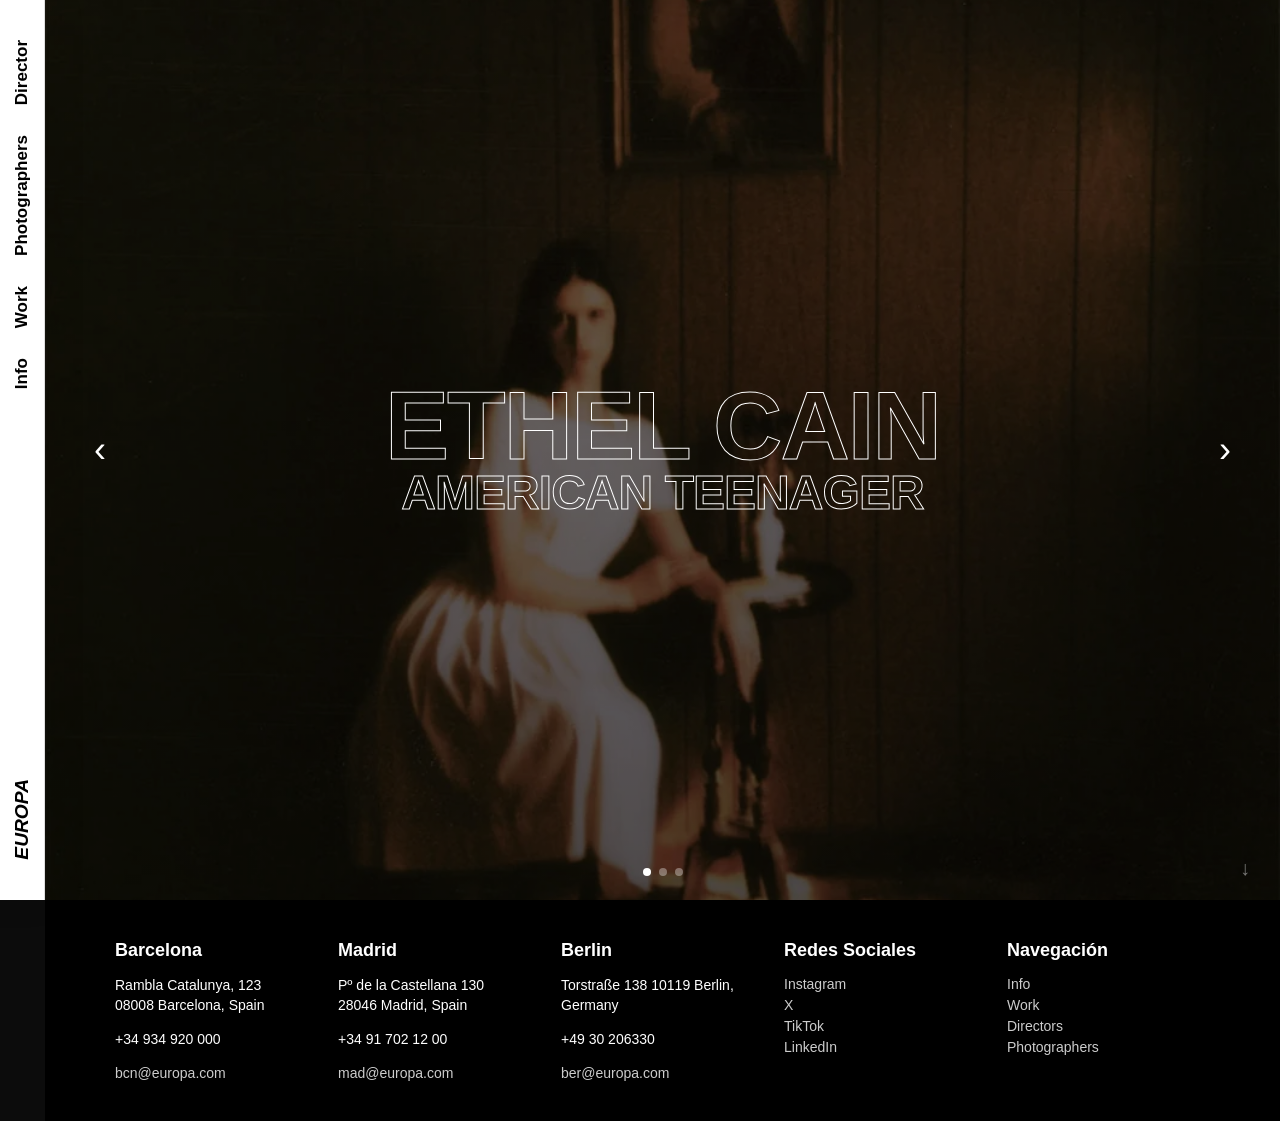
<file: index.html>
<!DOCTYPE html>
<html lang="es">

<head>
    <meta charset="UTF-8">
    <meta name="viewport" content="width=device-width, initial-scale=1.0">
    <meta name="description" content="EUROPA - Productora audiovisual">
    <title>EUROPA</title>
    <link rel="stylesheet" href="css/europa.css">
</head>

<body>
    <nav class="navbar" aria-label="menuPrincipal">
        <div class="links">
            <a href="#director" aria-haspopup="true">Director</a>
            <a href="#photographers" aria-haspopup="true">Photographers</a>
            <a href="#work" aria-haspopup="true">Work</a>
            <a href="info.html">Info</a>
        </div>
        <a href="index.html" class="logo" aria-label="logoInicio">EUROPA</a>
        <button class="hamburger" aria-label="abrirMenu" aria-expanded="false" aria-controls="menu-overlay">
            <span></span>
            <span></span>
            <span></span>
        </button>
    </nav>

    <aside id="menu-overlay" class="menu-overlay" aria-label="menuNavegacion">
        <button id="close-menu" class="close-btn" aria-label="cerrarMenu">&times;</button>
        <div class="menu-content">
            <ul id="list-director" class="menu-list" style="display: none;">
                <li><a href="alma.html">ALMA</a></li>
                <li><a href="billy-foreman.html">Billy Foreman</a></li>
                <li><a href="jimenez-diaz.html">Jimenez Diaz</a></li>
            </ul>
            <ul id="list-photographers" class="menu-list" style="display: none;">
                <li><a href="coco-capitan.html">Coco Capitan</a></li>
                <li><a href="hugo-comte.html">Hugo Comte</a></li>
                <li><a href="jack-davison.html">Jack Davison</a></li>
                <li><a href="renell-medrano.html">Renell Medrano</a></li>
            </ul>
            <ul id="list-work" class="menu-list" style="display: none;">
                <li><a href="fashion.html">Fashion</a></li>
                <li><a href="musicVideo.html">Music Video</a></li>
                <li><a href="commercial.html">Commercial</a></li>
                <li><a href="documentary.html">Documentary</a></li>
            </ul>
        </div>
    </aside>

    <main class="cuerpo">
        <div class="cuerpo-content">
            <div class="carousel" role="region" aria-label="proyectosDestacados" aria-live="polite">
                <div class="carousel-inner">
                    <div class="carousel-item ethel-cain-slide" role="group" aria-label="slide1">
                        <a href="https://youtu.be/9Ed_WWmFy9I?" target="_blank" rel="noopener" aria-label="verEthelCain">
                            <h2>ETHEL CAIN</h2>
                            <h3>AMERICAN TEENAGER</h3>
                        </a>
                    </div>
                    <div class="carousel-item judeline-slide" role="group" aria-label="slide2">
                        <a href="https://youtu.be/7gF7CHXBYCs?" target="_blank" rel="noopener" aria-label="verJudeline">
                            <h2>JUDELINE</h2>
                            <h3>INRI</h3>
                        </a>
                    </div>
                    <div class="carousel-item oklou-slide" role="group" aria-label="slide3">
                        <a href="https://youtu.be/STP4cCpyScE?" target="_blank" rel="noopener" aria-label="verOklou">
                            <h2>OKLOU</h2>
                            <h3>OBVIOUS</h3>
                        </a>
                    </div>
                </div>
                <div class="carousel-controls">
                    <button id="prevBtn" aria-label="slideAnterior">&#8249;</button>
                    <button id="nextBtn" aria-label="slideSiguiente">&#8250;</button>
                </div>
                <div class="carousel-dots" role="tablist" aria-label="indicadoresSlide"></div>
                <button class="scroll-hint" aria-label="verFooter">&#8595;</button>
            </div>
        </div>
    </main>

    <script src="js/app.js"></script>

    <footer class="main-footer" aria-label="pieDePagina">
        <div class="footer-col">
            <h3>Barcelona</h3>
            <p>Rambla Catalunya, 123<br>08008 Barcelona, Spain</p>
            <p>+34 934 920 000</p>
            <a href="mailto:bcn@europa.com">bcn@europa.com</a>
        </div>
        <div class="footer-col">
            <h3>Madrid</h3>
            <p>Pº de la Castellana 130<br>28046 Madrid, Spain</p>
            <p>+34 91 702 12 00</p>
            <a href="mailto:mad@europa.com">mad@europa.com</a>
        </div>
        <div class="footer-col">
            <h3>Berlin</h3>
            <p>Torstraße 138 10119 Berlin,<br>Germany</p>
            <p>+49 30 206330</p>
            <a href="mailto:ber@europa.com">ber@europa.com</a>
        </div>
        <div class="footer-col">
            <h3>Redes Sociales</h3>
            <a href="#instagram">Instagram</a>
            <a href="#x">X</a>
            <a href="#tiktok">TikTok</a>
            <a href="#linkedin">LinkedIn</a>
        </div>
        <div class="footer-col">
            <h3>Navegación</h3>
            <a href="info.html">Info</a>
            <a href="#work">Work</a>
            <a href="#director">Directors</a>
            <a href="#photographers">Photographers</a>
        </div>
    </footer>

</body>
</html>
</file>
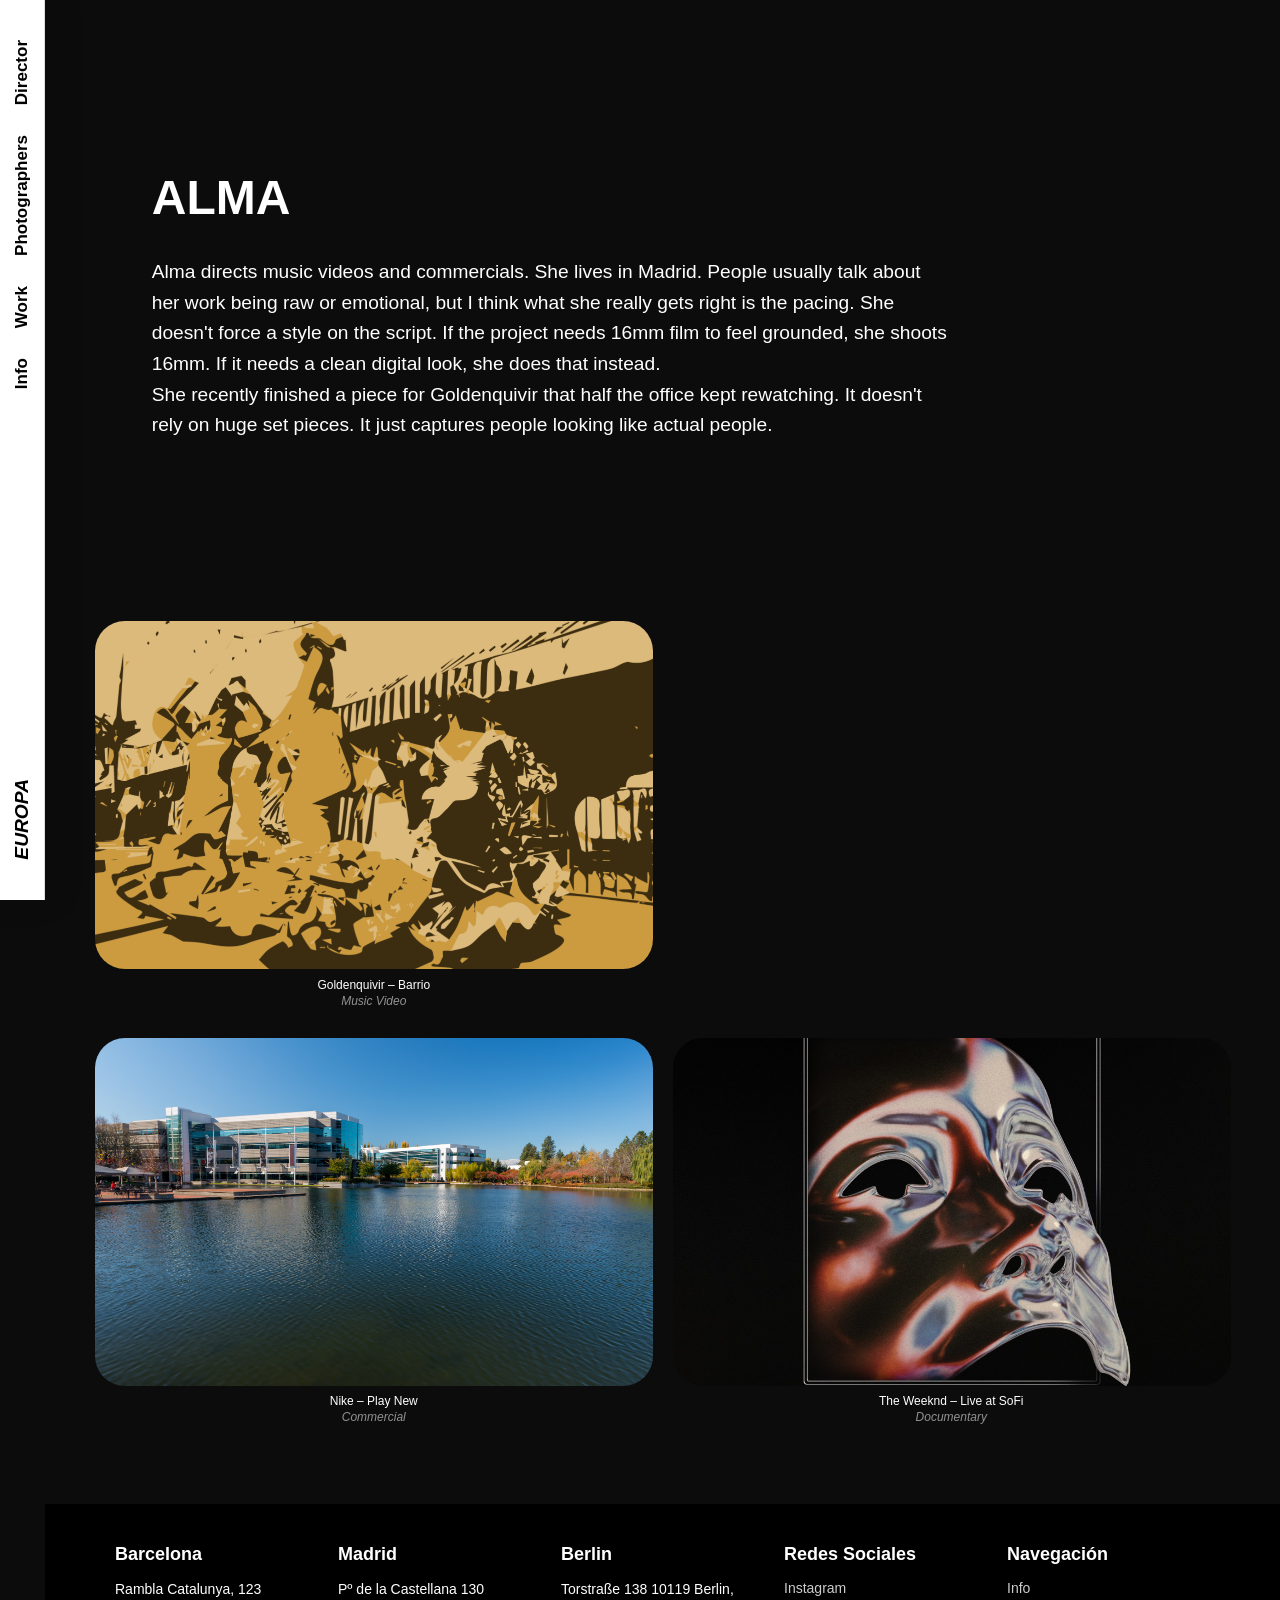
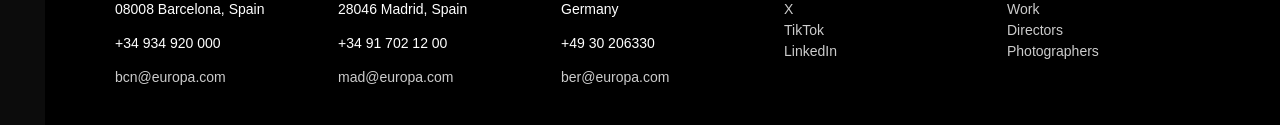
<file: alma.html>
<!DOCTYPE html>
<html lang="es">

<head>
    <meta charset="UTF-8">
    <meta name="viewport" content="width=device-width, initial-scale=1.0">
    <meta name="description" content="EUROPA - ALMA (Director)">
    <title>EUROPA - ALMA</title>
    <link rel="stylesheet" href="css/europa.css">
    <style>
        .talent-hero {
            padding: 100px 5%;
            background: #f4f4f4;
            color: #111;
        }
        .talent-bio {
            max-width: 800px;
            font-size: 1.2rem;
            line-height: 1.6;
            margin-bottom: 50px;
        }
        .talent-bio h1 {
            font-size: 3rem;
            margin-bottom: 20px;
            text-transform: uppercase;
        }
    </style>
</head>

<body>
    <nav class="navbar" aria-label="menuPrincipal">
        <div class="links">
            <a href="#director" aria-haspopup="true">Director</a>
            <a href="#photographers" aria-haspopup="true">Photographers</a>
            <a href="#work" aria-haspopup="true">Work</a>
            <a href="info.html">Info</a>
        </div>
        <a href="index.html" class="logo" aria-label="logoInicio">EUROPA</a>
        <button class="hamburger" aria-label="abrirMenu" aria-expanded="false" aria-controls="menu-overlay">
            <span></span>
            <span></span>
            <span></span>
        </button>
    </nav>

    <aside id="menu-overlay" class="menu-overlay" aria-label="menuNavegacion">
        <button id="close-menu" class="close-btn" aria-label="cerrarMenu">&times;</button>
        <div class="menu-content">
            <ul id="list-director" class="menu-list" style="display: none;">
                <li><a href="alma.html">ALMA</a></li>
                <li><a href="billy-foreman.html">Billy Foreman</a></li>
                <li><a href="jimenez-diaz.html">Jimenez Diaz</a></li>
            </ul>
            <ul id="list-photographers" class="menu-list" style="display: none;">
                <li><a href="coco-capitan.html">Coco Capitan</a></li>
                <li><a href="hugo-comte.html">Hugo Comte</a></li>
                <li><a href="jack-davison.html">Jack Davison</a></li>
                <li><a href="renell-medrano.html">Renell Medrano</a></li>
            </ul>
            <ul id="list-work" class="menu-list" style="display: none;">
                <li><a href="fashion.html">Fashion</a></li>
                <li><a href="musicVideo.html">Music Video</a></li>
                <li><a href="commercial.html">Commercial</a></li>
                <li><a href="documentary.html">Documentary</a></li>
            </ul>
        </div>
    </aside>

    <main class="cuerpoWork" aria-label="contenidoAlma">
        <div class="talent-hero">
            <div class="talent-bio">
                <h1>ALMA</h1>
                <p>Alma directs music videos and commercials. She lives in Madrid. People usually talk about her work being raw or emotional, but I think what she really gets right is the pacing. She doesn't force a style on the script. If the project needs 16mm film to feel grounded, she shoots 16mm. If it needs a clean digital look, she does that instead.</p>
                <p>She recently finished a piece for Goldenquivir that half the office kept rewatching. It doesn't rely on huge set pieces. It just captures people looking like actual people.</p>
            </div>
        </div>

        <div class="work-grid work-grid--2">
            <div class="work-item">
                <a href="#" aria-label="verGoldenquivirBarrio">
                    <div class="work-thumb">
                        <img src="img/goldenquivir.jpg" alt="Goldenquivir - Barrio">
                    </div>
                    <div class="work-caption">
                        <span>Goldenquivir – Barrio</span>
                        <span>Music Video</span>
                    </div>
                </a>
            </div>
        </div>
    
    <div class="work-grid work-grid--2">
        <div class="work-item"><a href="#"><div class="work-thumb"><img src="img/nike.jpg" alt="Nike Play New"></div><div class="work-caption"><span>Nike – Play New</span><span>Commercial</span></div></a></div>
        <div class="work-item"><a href="#"><div class="work-thumb"><img src="img/weeknd.jpg" alt="The Weeknd"></div><div class="work-caption"><span>The Weeknd – Live at SoFi</span><span>Documentary</span></div></a></div>
    </div>
    
    </main>

    <script src="js/app.js"></script>

    <footer class="main-footer" aria-label="pieDePagina">
        <div class="footer-col">
            <h3>Barcelona</h3>
            <p>Rambla Catalunya, 123<br>08008 Barcelona, Spain</p>
            <p>+34 934 920 000</p>
            <a href="mailto:bcn@europa.com">bcn@europa.com</a>
        </div>
        <div class="footer-col">
            <h3>Madrid</h3>
            <p>Pº de la Castellana 130<br>28046 Madrid, Spain</p>
            <p>+34 91 702 12 00</p>
            <a href="mailto:mad@europa.com">mad@europa.com</a>
        </div>
        <div class="footer-col">
            <h3>Berlin</h3>
            <p>Torstraße 138 10119 Berlin,<br>Germany</p>
            <p>+49 30 206330</p>
            <a href="mailto:ber@europa.com">ber@europa.com</a>
        </div>
        <div class="footer-col">
            <h3>Redes Sociales</h3>
            <a href="#instagram">Instagram</a>
            <a href="#x">X</a>
            <a href="#tiktok">TikTok</a>
            <a href="#linkedin">LinkedIn</a>
        </div>
        <div class="footer-col">
            <h3>Navegación</h3>
            <a href="info.html">Info</a>
            <a href="index.html#work">Work</a>
            <a href="index.html#director">Directors</a>
            <a href="index.html#photographers">Photographers</a>
        </div>
    </footer>
</body>
</html>
</file>
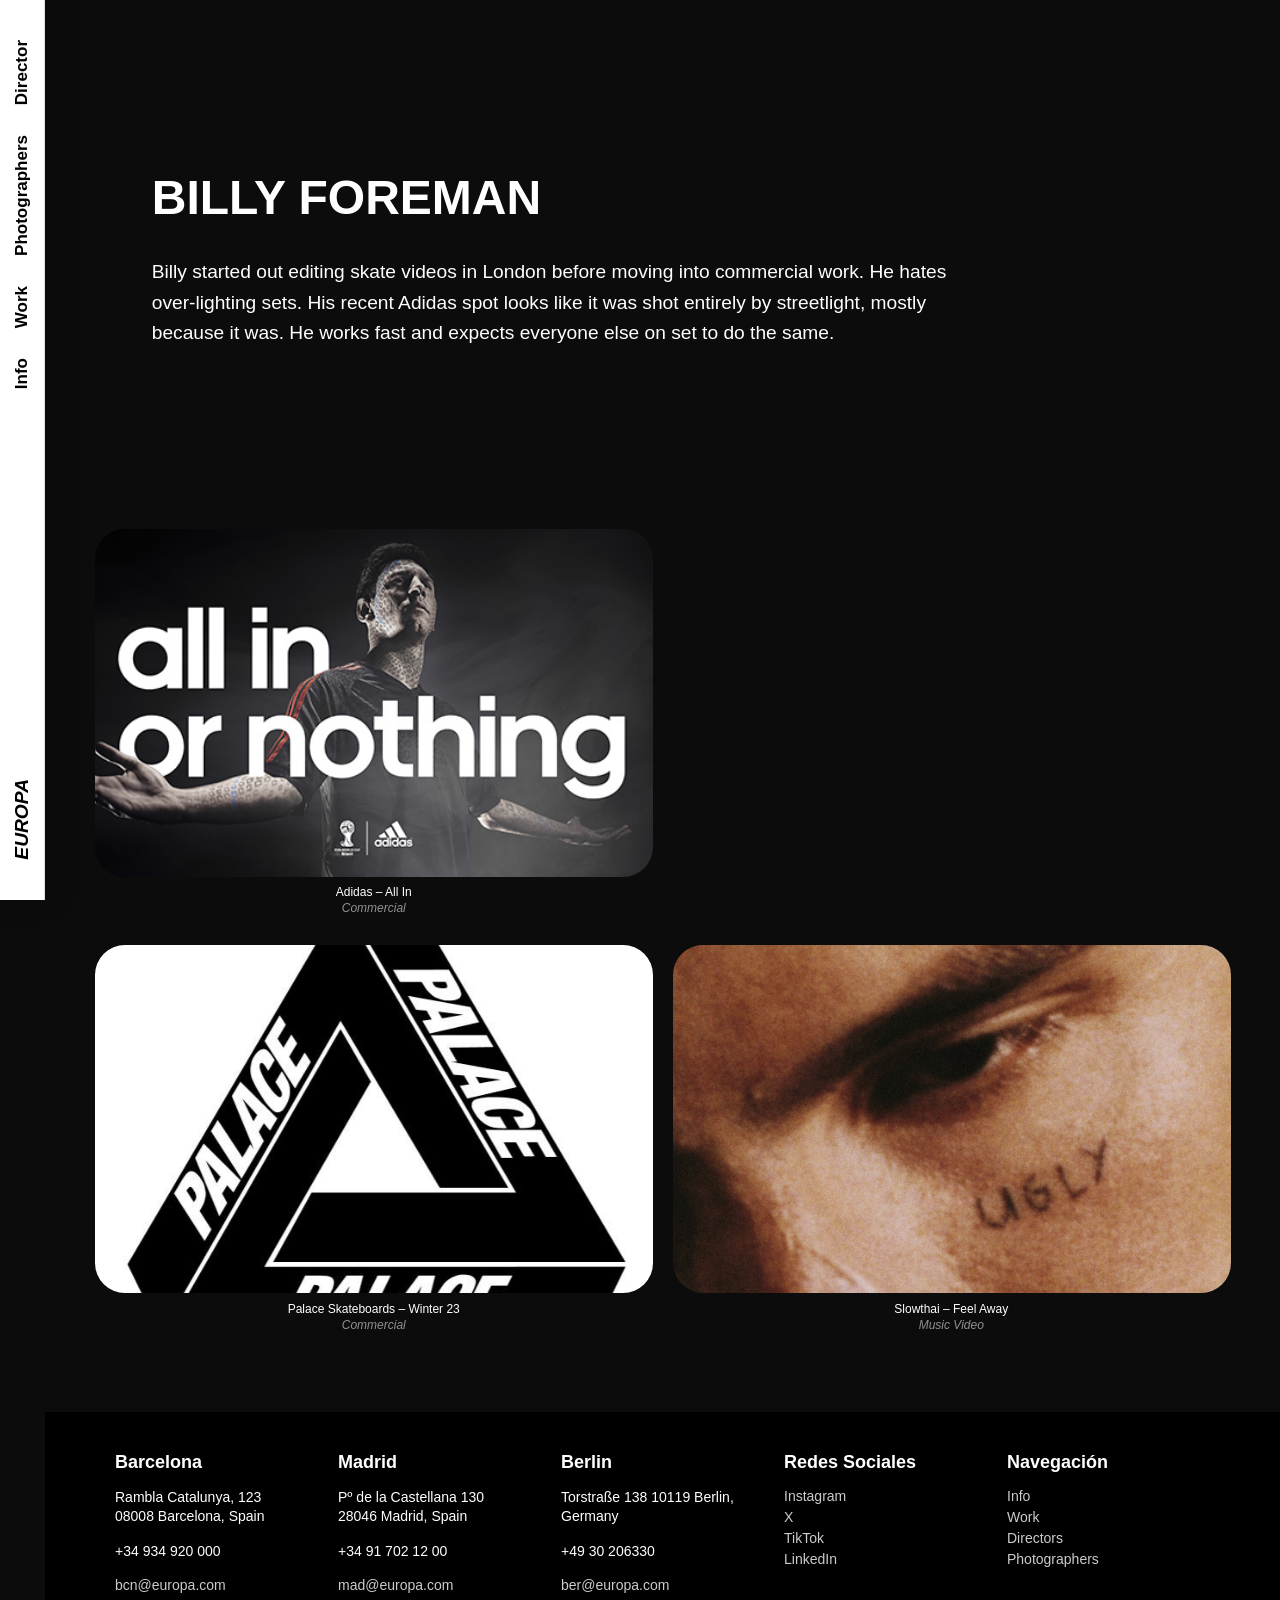
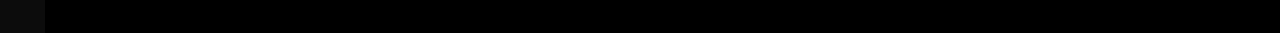
<file: billy-foreman.html>
<!DOCTYPE html>
<html lang="es">
<head>
    <meta charset="UTF-8">
    <meta name="viewport" content="width=device-width, initial-scale=1.0">
    <title>EUROPA - Billy Foreman</title>
    <link rel="stylesheet" href="css/europa.css">
    <style>
        .talent-hero { padding: 100px 5%; background: #f4f4f4; color: #111; }
        .talent-bio { max-width: 800px; font-size: 1.2rem; line-height: 1.6; margin-bottom: 50px; }
        .talent-bio h1 { font-size: 3rem; margin-bottom: 20px; text-transform: uppercase; }
    </style>
</head>
<body>
    <nav class="navbar" aria-label="menuPrincipal">
        <div class="links">
            <a href="#director" aria-haspopup="true">Director</a>
            <a href="#photographers" aria-haspopup="true">Photographers</a>
            <a href="#work" aria-haspopup="true">Work</a>
            <a href="info.html">Info</a>
        </div>
        <a href="index.html" class="logo" aria-label="logoInicio">EUROPA</a>
        <button class="hamburger" aria-label="abrirMenu" aria-expanded="false" aria-controls="menu-overlay">
            <span></span><span></span><span></span>
        </button>
    </nav>

    <aside id="menu-overlay" class="menu-overlay" aria-label="menuNavegacion">
        <button id="close-menu" class="close-btn" aria-label="cerrarMenu">&times;</button>
        <div class="menu-content">
            <ul id="list-director" class="menu-list" style="display: none;">
                <li><a href="alma.html">ALMA</a></li>
                <li><a href="billy-foreman.html">Billy Foreman</a></li>
                <li><a href="jimenez-diaz.html">Jimenez Diaz</a></li>
            </ul>
            <ul id="list-photographers" class="menu-list" style="display: none;">
                <li><a href="coco-capitan.html">Coco Capitan</a></li>
                <li><a href="hugo-comte.html">Hugo Comte</a></li>
                <li><a href="jack-davison.html">Jack Davison</a></li>
                <li><a href="renell-medrano.html">Renell Medrano</a></li>
            </ul>
            <ul id="list-work" class="menu-list" style="display: none;">
                <li><a href="fashion.html">Fashion</a></li>
                <li><a href="musicVideo.html">Music Video</a></li>
                <li><a href="commercial.html">Commercial</a></li>
                <li><a href="documentary.html">Documentary</a></li>
            </ul>
        </div>
    </aside>

    <main class="cuerpoWork">
        
        <div class="talent-hero">
            <div class="talent-bio">
                <h1>Billy Foreman</h1>
                <p>Billy started out editing skate videos in London before moving into commercial work. He hates over-lighting sets. His recent Adidas spot looks like it was shot entirely by streetlight, mostly because it was. He works fast and expects everyone else on set to do the same.</p>
            </div>
        </div>
        <div class="work-grid work-grid--2">
            <div class="work-item">
                <a href="#"><div class="work-thumb"><img src="img/adidas.jpg" alt="Adidas"></div>
                <div class="work-caption"><span>Adidas – All In</span><span>Commercial</span></div></a>
            </div>
        </div>
    
    <div class="work-grid work-grid--2">
        <div class="work-item"><a href="#"><div class="work-thumb"><img src="img/palace.jpg" alt="Palace"></div><div class="work-caption"><span>Palace Skateboards – Winter 23</span><span>Commercial</span></div></a></div>
        <div class="work-item"><a href="#"><div class="work-thumb"><img src="img/slowthai.jpg" alt="Slowthai"></div><div class="work-caption"><span>Slowthai – Feel Away</span><span>Music Video</span></div></a></div>
    </div>
    
    </main>

    <script src="js/app.js"></script>

    <footer class="main-footer" aria-label="pieDePagina">
        <div class="footer-col">
            <h3>Barcelona</h3><p>Rambla Catalunya, 123<br>08008 Barcelona, Spain</p><p>+34 934 920 000</p><a href="mailto:bcn@europa.com">bcn@europa.com</a>
        </div>
        <div class="footer-col">
            <h3>Madrid</h3><p>Pº de la Castellana 130<br>28046 Madrid, Spain</p><p>+34 91 702 12 00</p><a href="mailto:mad@europa.com">mad@europa.com</a>
        </div>
        <div class="footer-col">
            <h3>Berlin</h3><p>Torstraße 138 10119 Berlin,<br>Germany</p><p>+49 30 206330</p><a href="mailto:ber@europa.com">ber@europa.com</a>
        </div>
        <div class="footer-col">
            <h3>Redes Sociales</h3><a href="#instagram">Instagram</a><a href="#x">X</a><a href="#tiktok">TikTok</a><a href="#linkedin">LinkedIn</a>
        </div>
        <div class="footer-col">
            <h3>Navegación</h3><a href="info.html">Info</a><a href="index.html#work">Work</a><a href="index.html#director">Directors</a><a href="index.html#photographers">Photographers</a>
        </div>
    </footer>
</body>
</html>
</file>
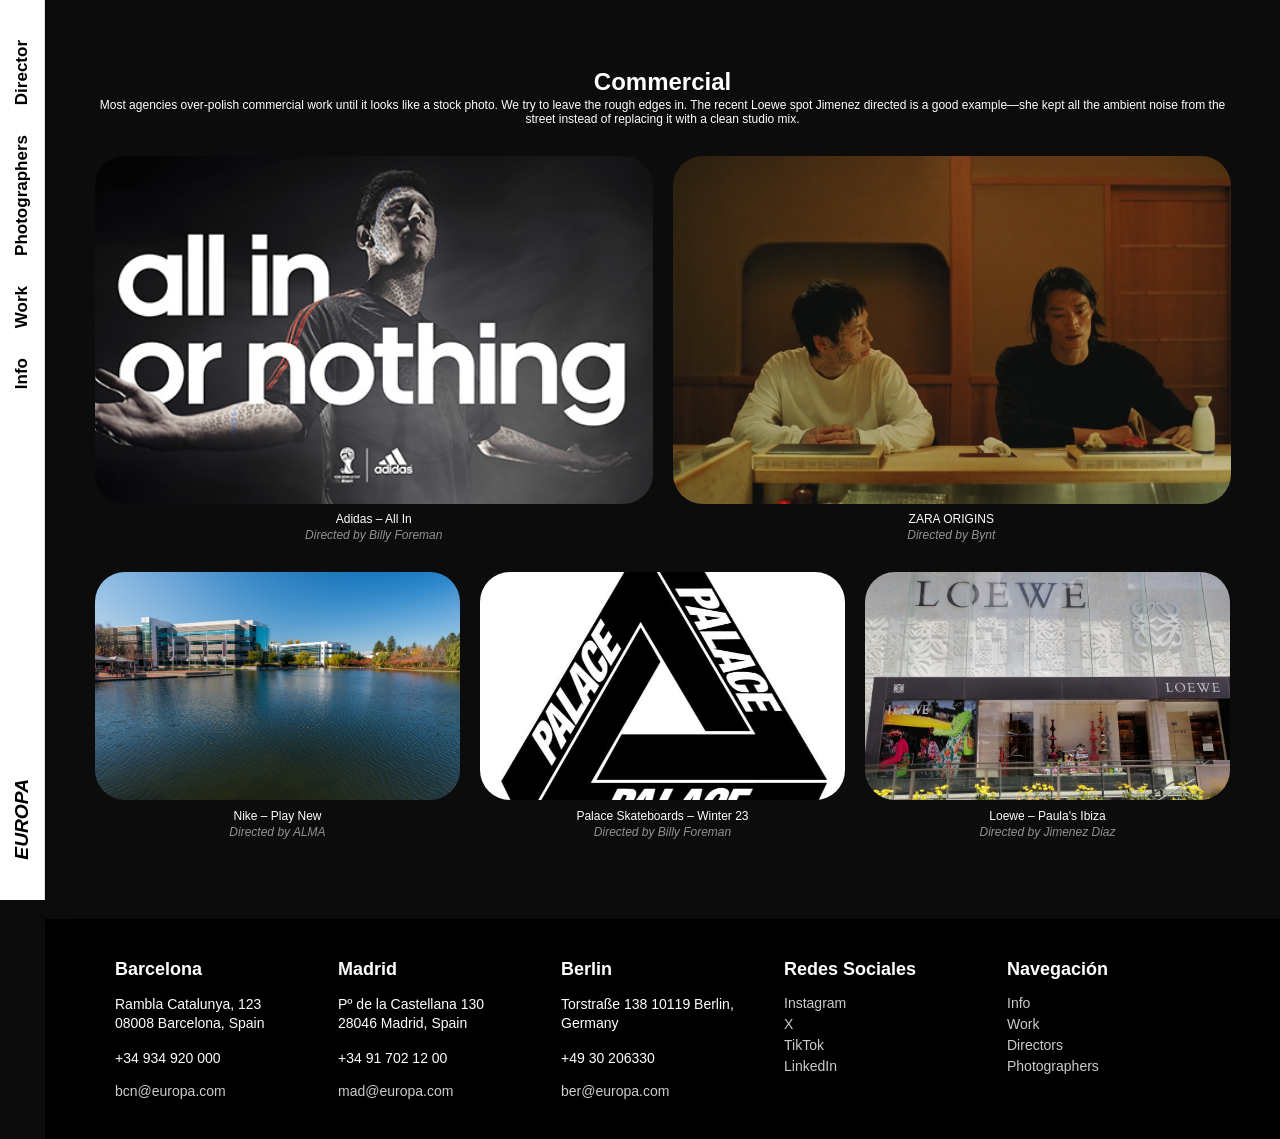
<file: commercial.html>
<!DOCTYPE html>
<html lang="es">
<head>
    <meta charset="UTF-8">
    <meta name="viewport" content="width=device-width, initial-scale=1.0">
    <title>EUROPA - Commercial</title>
    <link rel="stylesheet" href="css/europa.css">
    <style>
        .talent-hero { padding: 100px 5%; background: #f4f4f4; color: #111; }
        .talent-bio { max-width: 800px; font-size: 1.2rem; line-height: 1.6; margin-bottom: 50px; }
        .talent-bio h1 { font-size: 3rem; margin-bottom: 20px; text-transform: uppercase; }
    </style>
</head>
<body>
    <nav class="navbar" aria-label="menuPrincipal">
        <div class="links">
            <a href="#director" aria-haspopup="true">Director</a>
            <a href="#photographers" aria-haspopup="true">Photographers</a>
            <a href="#work" aria-haspopup="true">Work</a>
            <a href="info.html">Info</a>
        </div>
        <a href="index.html" class="logo" aria-label="logoInicio">EUROPA</a>
        <button class="hamburger" aria-label="abrirMenu" aria-expanded="false" aria-controls="menu-overlay">
            <span></span><span></span><span></span>
        </button>
    </nav>

    <aside id="menu-overlay" class="menu-overlay" aria-label="menuNavegacion">
        <button id="close-menu" class="close-btn" aria-label="cerrarMenu">&times;</button>
        <div class="menu-content">
            <ul id="list-director" class="menu-list" style="display: none;">
                <li><a href="alma.html">ALMA</a></li>
                <li><a href="billy-foreman.html">Billy Foreman</a></li>
                <li><a href="jimenez-diaz.html">Jimenez Diaz</a></li>
            </ul>
            <ul id="list-photographers" class="menu-list" style="display: none;">
                <li><a href="coco-capitan.html">Coco Capitan</a></li>
                <li><a href="hugo-comte.html">Hugo Comte</a></li>
                <li><a href="jack-davison.html">Jack Davison</a></li>
                <li><a href="renell-medrano.html">Renell Medrano</a></li>
            </ul>
            <ul id="list-work" class="menu-list" style="display: none;">
                <li><a href="fashion.html">Fashion</a></li>
                <li><a href="musicVideo.html">Music Video</a></li>
                <li><a href="commercial.html">Commercial</a></li>
                <li><a href="documentary.html">Documentary</a></li>
            </ul>
        </div>
    </aside>

    <main class="cuerpoWork">
        
        <div class="work-hero">
            <div class="work-caption">
                <h1>Commercial</h1>
                <p>Most agencies over-polish commercial work until it looks like a stock photo. We try to leave the rough edges in. The recent Loewe spot Jimenez directed is a good example—she kept all the ambient noise from the street instead of replacing it with a clean studio mix.</p>
            </div>
        </div>
        <div class="work-grid work-grid--2">
            <div class="work-item">
                <a href="#"><div class="work-thumb"><img src="img/adidas.jpg" alt="Adidas"></div>
                <div class="work-caption"><span>Adidas – All In</span><span>Directed by Billy Foreman</span></div></a>
            </div>
            <div class="work-item">
                <a href="#"><div class="work-thumb"><img src="img/zara.jpg" alt="Zara"></div>
                <div class="work-caption"><span>ZARA ORIGINS</span><span>Directed by Bynt</span></div></a>
            </div>
        </div>
    
    <div class="work-grid work-grid--3">
        <div class="work-item"><a href="#"><div class="work-thumb"><img src="img/nike.jpg" alt="Nike Play New"></div><div class="work-caption"><span>Nike – Play New</span><span>Directed by ALMA</span></div></a></div>
        <div class="work-item"><a href="#"><div class="work-thumb"><img src="img/palace.jpg" alt="Palace"></div><div class="work-caption"><span>Palace Skateboards – Winter 23</span><span>Directed by Billy Foreman</span></div></a></div>
        <div class="work-item"><a href="#"><div class="work-thumb"><img src="img/loewe.jpg" alt="Loewe"></div><div class="work-caption"><span>Loewe – Paula's Ibiza</span><span>Directed by Jimenez Diaz</span></div></a></div>
    </div>
    
    </main>

    <script src="js/app.js"></script>

    <footer class="main-footer" aria-label="pieDePagina">
        <div class="footer-col">
            <h3>Barcelona</h3><p>Rambla Catalunya, 123<br>08008 Barcelona, Spain</p><p>+34 934 920 000</p><a href="mailto:bcn@europa.com">bcn@europa.com</a>
        </div>
        <div class="footer-col">
            <h3>Madrid</h3><p>Pº de la Castellana 130<br>28046 Madrid, Spain</p><p>+34 91 702 12 00</p><a href="mailto:mad@europa.com">mad@europa.com</a>
        </div>
        <div class="footer-col">
            <h3>Berlin</h3><p>Torstraße 138 10119 Berlin,<br>Germany</p><p>+49 30 206330</p><a href="mailto:ber@europa.com">ber@europa.com</a>
        </div>
        <div class="footer-col">
            <h3>Redes Sociales</h3><a href="#instagram">Instagram</a><a href="#x">X</a><a href="#tiktok">TikTok</a><a href="#linkedin">LinkedIn</a>
        </div>
        <div class="footer-col">
            <h3>Navegación</h3><a href="info.html">Info</a><a href="index.html#work">Work</a><a href="index.html#director">Directors</a><a href="index.html#photographers">Photographers</a>
        </div>
    </footer>
</body>
</html>
</file>
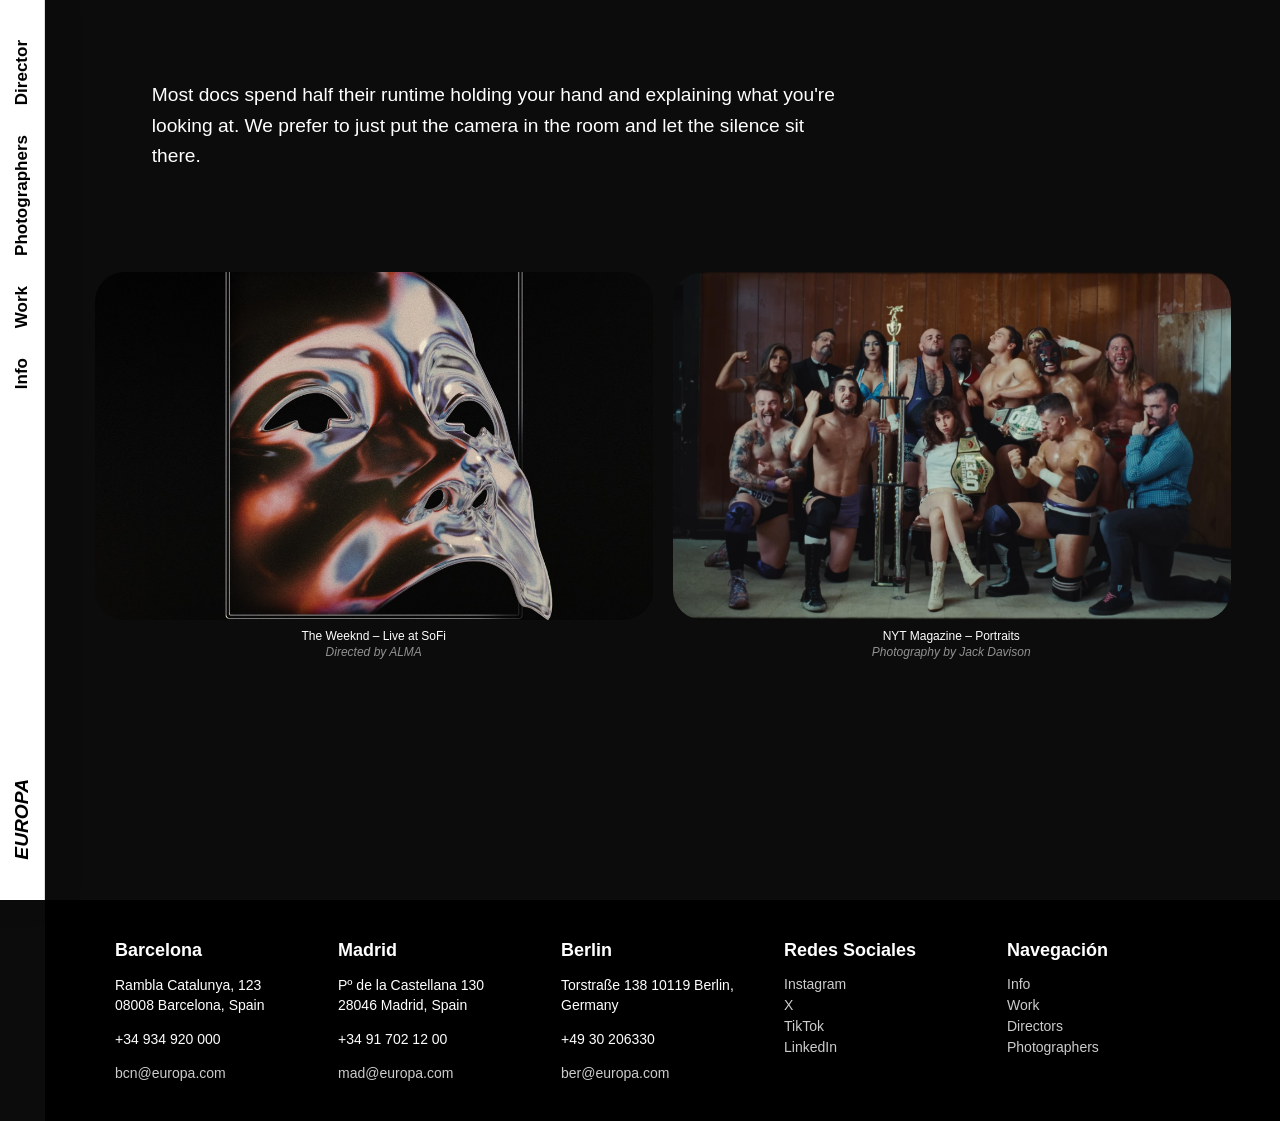
<file: documentary.html>
<!DOCTYPE html>
<html lang="es">
<head>
    <meta charset="UTF-8">
    <meta name="viewport" content="width=device-width, initial-scale=1.0">
    <title>EUROPA - Documentary</title>
    <link rel="stylesheet" href="css/europa.css">
    <style>
        .talent-hero { padding: 100px 5%; background: #f4f4f4; color: #111; }
        .talent-bio { max-width: 800px; font-size: 1.2rem; line-height: 1.6; margin-bottom: 50px; }
        .talent-bio h1 { font-size: 3rem; margin-bottom: 20px; text-transform: uppercase; }
    </style>
</head>
<body>
    <nav class="navbar" aria-label="menuPrincipal">
        <div class="links">
            <a href="#director" aria-haspopup="true">Director</a>
            <a href="#photographers" aria-haspopup="true">Photographers</a>
            <a href="#work" aria-haspopup="true">Work</a>
            <a href="info.html">Info</a>
        </div>
        <a href="index.html" class="logo" aria-label="logoInicio">EUROPA</a>
        <button class="hamburger" aria-label="abrirMenu" aria-expanded="false" aria-controls="menu-overlay">
            <span></span><span></span><span></span>
        </button>
    </nav>

    <aside id="menu-overlay" class="menu-overlay" aria-label="menuNavegacion">
        <button id="close-menu" class="close-btn" aria-label="cerrarMenu">&times;</button>
        <div class="menu-content">
            <ul id="list-director" class="menu-list" style="display: none;">
                <li><a href="alma.html">ALMA</a></li>
                <li><a href="billy-foreman.html">Billy Foreman</a></li>
                <li><a href="jimenez-diaz.html">Jimenez Diaz</a></li>
            </ul>
            <ul id="list-photographers" class="menu-list" style="display: none;">
                <li><a href="coco-capitan.html">Coco Capitan</a></li>
                <li><a href="hugo-comte.html">Hugo Comte</a></li>
                <li><a href="jack-davison.html">Jack Davison</a></li>
                <li><a href="renell-medrano.html">Renell Medrano</a></li>
            </ul>
            <ul id="list-work" class="menu-list" style="display: none;">
                <li><a href="fashion.html">Fashion</a></li>
                <li><a href="musicVideo.html">Music Video</a></li>
                <li><a href="commercial.html">Commercial</a></li>
                <li><a href="documentary.html">Documentary</a></li>
            </ul>
        </div>
    </aside>

    <main class="cuerpoWork">
        
        

    
    <div class="talent-bio" style="padding: 20px 5%;">
        <p>Most docs spend half their runtime holding your hand and explaining what you're looking at. We prefer to just put the camera in the room and let the silence sit there.</p>
    </div>
    <div class="work-grid work-grid--2">
        <div class="work-item"><a href="#"><div class="work-thumb"><img src="img/weeknd.jpg" alt="The Weeknd"></div><div class="work-caption"><span>The Weeknd – Live at SoFi</span><span>Directed by ALMA</span></div></a></div>
        <div class="work-item"><a href="#"><div class="work-thumb"><img src="img/cate.jpg" alt="NYT Mag"></div><div class="work-caption"><span>NYT Magazine – Portraits</span><span>Photography by Jack Davison</span></div></a></div>
    </div>
    
    </main>

    <script src="js/app.js"></script>

    <footer class="main-footer" aria-label="pieDePagina">
        <div class="footer-col">
            <h3>Barcelona</h3><p>Rambla Catalunya, 123<br>08008 Barcelona, Spain</p><p>+34 934 920 000</p><a href="mailto:bcn@europa.com">bcn@europa.com</a>
        </div>
        <div class="footer-col">
            <h3>Madrid</h3><p>Pº de la Castellana 130<br>28046 Madrid, Spain</p><p>+34 91 702 12 00</p><a href="mailto:mad@europa.com">mad@europa.com</a>
        </div>
        <div class="footer-col">
            <h3>Berlin</h3><p>Torstraße 138 10119 Berlin,<br>Germany</p><p>+49 30 206330</p><a href="mailto:ber@europa.com">ber@europa.com</a>
        </div>
        <div class="footer-col">
            <h3>Redes Sociales</h3><a href="#instagram">Instagram</a><a href="#x">X</a><a href="#tiktok">TikTok</a><a href="#linkedin">LinkedIn</a>
        </div>
        <div class="footer-col">
            <h3>Navegación</h3><a href="info.html">Info</a><a href="index.html#work">Work</a><a href="index.html#director">Directors</a><a href="index.html#photographers">Photographers</a>
        </div>
    </footer>

<div id="doc-modal" style="display:none; position:fixed; top:0; left:0; width:100%; height:100%; background:rgba(0,0,0,0.95); z-index:9999; align-items:center; justify-content:center; flex-direction:column;">
    <button id="close-modal" style="position:absolute; top:20px; right:30px; font-size:40px; color:#fff; background:none; border:none; cursor:pointer; z-index:10000;">&times;</button>
    
    <div style="position:relative; width:90%; max-width:800px; overflow:hidden;">
        <div id="modal-carousel-inner" style="display:flex; transition:transform 0.4s ease;">
            <!-- Images will be injected here -->
        </div>
        
        <button id="modalPrevBtn" style="position:absolute; top:50%; left:10px; transform:translateY(-50%); background:none; border:none; color:white; font-size:40px; cursor:pointer;">&#8249;</button>
        <button id="modalNextBtn" style="position:absolute; top:50%; right:10px; transform:translateY(-50%); background:none; border:none; color:white; font-size:40px; cursor:pointer;">&#8250;</button>
    </div>
</div>

<script>
    const modal = document.getElementById('doc-modal');
    const closeBtn = document.getElementById('close-modal');
    const inner = document.getElementById('modal-carousel-inner');
    const prevBtn = document.getElementById('modalPrevBtn');
    const nextBtn = document.getElementById('modalNextBtn');
    
        const docData = {
        'weeknd': ['Picture 1', 'Picture 2', 'Picture 3'],
        'nyt': ['Picture 1', 'Picture 2', 'Picture 3']
    };
    
    let currentModalSlide = 0;
    let currentImages = [];
    
    function updateModal() {
        inner.style.transform = `translateX(-${currentModalSlide * 100}%)`;
    }
    
    document.querySelectorAll('.work-item a').forEach((link, index) => {
        link.addEventListener('click', (e) => {
            e.preventDefault();
            let key = index === 0 ? 'weeknd' : 'nyt';
            currentImages = docData[key];
            currentModalSlide = 0;
            
            inner.innerHTML = '';
            currentImages.forEach(src => {
                const imgContainer = document.createElement('div');
                imgContainer.style.minWidth = '100%';
                imgContainer.style.height = '80vh';
                imgContainer.style.display = 'flex';
                imgContainer.style.alignItems = 'center';
                imgContainer.style.justifyContent = 'center';
                imgContainer.style.backgroundColor = '#222';
                imgContainer.style.color = '#fff';
                imgContainer.style.fontSize = '3rem';
                imgContainer.style.fontFamily = 'monospace';
                imgContainer.style.textTransform = 'uppercase';
                
                imgContainer.innerText = src;
                inner.appendChild(imgContainer);
            });
            
            modal.style.display = 'flex';
        });
    });
    
    closeBtn.addEventListener('click', () => {
        modal.style.display = 'none';
    });
    
    prevBtn.addEventListener('click', () => {
        if (currentModalSlide > 0) {
            currentModalSlide--;
            updateModal();
        }
    });
    
    nextBtn.addEventListener('click', () => {
        if (currentModalSlide < currentImages.length - 1) {
            currentModalSlide++;
            updateModal();
        }
    });
</script>
</body></html>
</file>
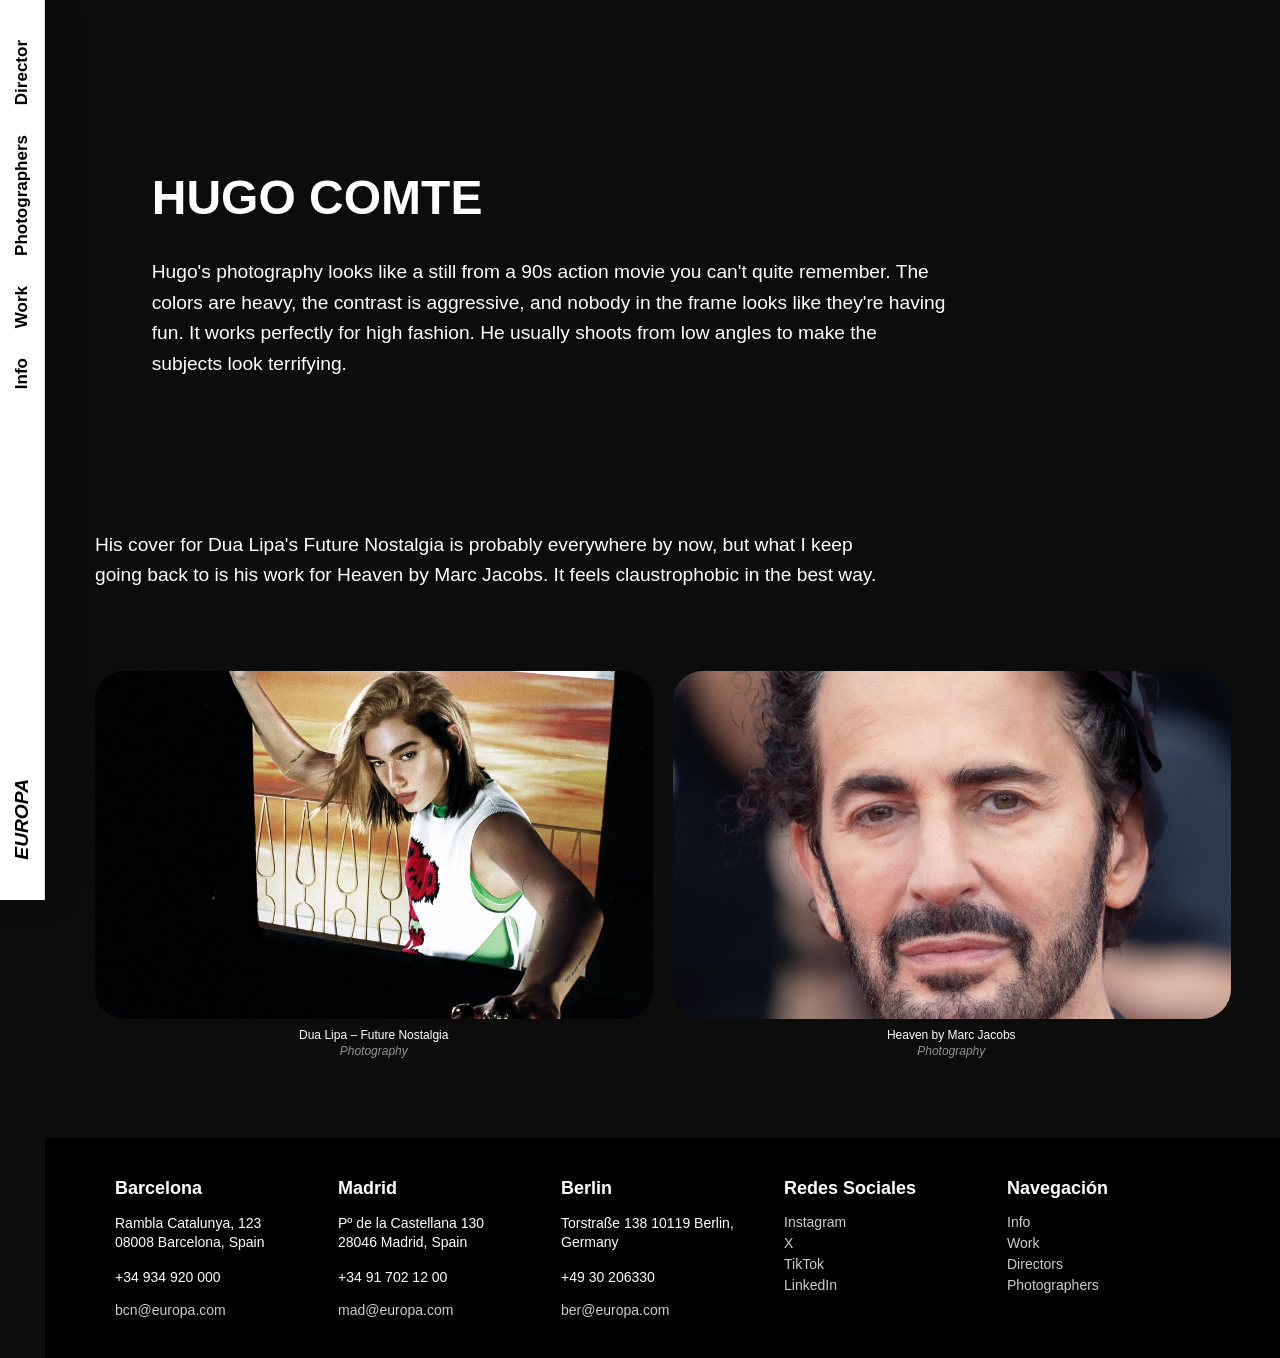
<file: hugo-comte.html>
<!DOCTYPE html>
<html lang="es">
<head>
    <meta charset="UTF-8">
    <meta name="viewport" content="width=device-width, initial-scale=1.0">
    <title>EUROPA - Hugo Comte</title>
    <link rel="stylesheet" href="css/europa.css">
    <style>
        .talent-hero { padding: 100px 5%; background: #f4f4f4; color: #111; }
        .talent-bio { max-width: 800px; font-size: 1.2rem; line-height: 1.6; margin-bottom: 50px; }
        .talent-bio h1 { font-size: 3rem; margin-bottom: 20px; text-transform: uppercase; }
    </style>
</head>
<body>
    <nav class="navbar" aria-label="menuPrincipal">
        <div class="links">
            <a href="#director" aria-haspopup="true">Director</a>
            <a href="#photographers" aria-haspopup="true">Photographers</a>
            <a href="#work" aria-haspopup="true">Work</a>
            <a href="info.html">Info</a>
        </div>
        <a href="index.html" class="logo" aria-label="logoInicio">EUROPA</a>
        <button class="hamburger" aria-label="abrirMenu" aria-expanded="false" aria-controls="menu-overlay">
            <span></span><span></span><span></span>
        </button>
    </nav>

    <aside id="menu-overlay" class="menu-overlay" aria-label="menuNavegacion">
        <button id="close-menu" class="close-btn" aria-label="cerrarMenu">&times;</button>
        <div class="menu-content">
            <ul id="list-director" class="menu-list" style="display: none;">
                <li><a href="alma.html">ALMA</a></li>
                <li><a href="billy-foreman.html">Billy Foreman</a></li>
                <li><a href="jimenez-diaz.html">Jimenez Diaz</a></li>
            </ul>
            <ul id="list-photographers" class="menu-list" style="display: none;">
                <li><a href="coco-capitan.html">Coco Capitan</a></li>
                <li><a href="hugo-comte.html">Hugo Comte</a></li>
                <li><a href="jack-davison.html">Jack Davison</a></li>
                <li><a href="renell-medrano.html">Renell Medrano</a></li>
            </ul>
            <ul id="list-work" class="menu-list" style="display: none;">
                <li><a href="fashion.html">Fashion</a></li>
                <li><a href="musicVideo.html">Music Video</a></li>
                <li><a href="commercial.html">Commercial</a></li>
                <li><a href="documentary.html">Documentary</a></li>
            </ul>
        </div>
    </aside>

    <main class="cuerpoWork">
        
        <div class="talent-hero">
            <div class="talent-bio">
                <h1>Hugo Comte</h1>
                <p>Hugo's photography looks like a still from a 90s action movie you can't quite remember. The colors are heavy, the contrast is aggressive, and nobody in the frame looks like they're having fun. It works perfectly for high fashion. He usually shoots from low angles to make the subjects look terrifying.</p>
            </div>
        </div>
    
    <div class="talent-bio" style="margin-top: -30px;">
        <p>His cover for Dua Lipa's Future Nostalgia is probably everywhere by now, but what I keep going back to is his work for Heaven by Marc Jacobs. It feels claustrophobic in the best way.</p>
    </div>
    <div class="work-grid work-grid--2">
        <div class="work-item"><a href="#"><div class="work-thumb"><img src="img/dua-lipa.jpg" alt="Dua Lipa"></div><div class="work-caption"><span>Dua Lipa – Future Nostalgia</span><span>Photography</span></div></a></div>
        <div class="work-item"><a href="#"><div class="work-thumb"><img src="img/marc-jacobs.jpg" alt="Heaven"></div><div class="work-caption"><span>Heaven by Marc Jacobs</span><span>Photography</span></div></a></div>
    </div>
    
    </main>

    <script src="js/app.js"></script>

    <footer class="main-footer" aria-label="pieDePagina">
        <div class="footer-col">
            <h3>Barcelona</h3><p>Rambla Catalunya, 123<br>08008 Barcelona, Spain</p><p>+34 934 920 000</p><a href="mailto:bcn@europa.com">bcn@europa.com</a>
        </div>
        <div class="footer-col">
            <h3>Madrid</h3><p>Pº de la Castellana 130<br>28046 Madrid, Spain</p><p>+34 91 702 12 00</p><a href="mailto:mad@europa.com">mad@europa.com</a>
        </div>
        <div class="footer-col">
            <h3>Berlin</h3><p>Torstraße 138 10119 Berlin,<br>Germany</p><p>+49 30 206330</p><a href="mailto:ber@europa.com">ber@europa.com</a>
        </div>
        <div class="footer-col">
            <h3>Redes Sociales</h3><a href="#instagram">Instagram</a><a href="#x">X</a><a href="#tiktok">TikTok</a><a href="#linkedin">LinkedIn</a>
        </div>
        <div class="footer-col">
            <h3>Navegación</h3><a href="info.html">Info</a><a href="index.html#work">Work</a><a href="index.html#director">Directors</a><a href="index.html#photographers">Photographers</a>
        </div>
    </footer>



<div id="photo-modal" style="display:none; position:fixed; top:0; left:0; width:100%; height:100%; background:rgba(0,0,0,0.95); z-index:9999; align-items:center; justify-content:center; flex-direction:column;">
    <button id="close-modal" style="position:absolute; top:20px; right:30px; font-size:40px; color:#fff; background:none; border:none; cursor:pointer; z-index:10000;">&times;</button>
    <div style="position:relative; width:90%; max-width:800px; overflow:hidden;">
        <div id="modal-carousel-inner" style="display:flex; transition:transform 0.4s ease;"></div>
        <button id="modalPrevBtn" style="position:absolute; top:50%; left:10px; transform:translateY(-50%); background:none; border:none; color:white; font-size:40px; cursor:pointer;">&#8249;</button>
        <button id="modalNextBtn" style="position:absolute; top:50%; right:10px; transform:translateY(-50%); background:none; border:none; color:white; font-size:40px; cursor:pointer;">&#8250;</button>
    </div>
</div>

<script>
    const modal = document.getElementById('photo-modal');
    const closeBtn = document.getElementById('close-modal');
    const inner = document.getElementById('modal-carousel-inner');
    const prevBtn = document.getElementById('modalPrevBtn');
    const nextBtn = document.getElementById('modalNextBtn');
    
    // We'll just generate fake gallery images for the 2 items on the page

        const galleryData = [
        ['Picture 1', 'Picture 2', 'Picture 3'],
        ['Picture 1', 'Picture 2', 'Picture 3']
    ];
    
    let currentModalSlide = 0;
    let currentImages = [];
    
    function updateModal() {
        inner.style.transform = `translateX(-${currentModalSlide * 100}%)`;
    }
    
    document.querySelectorAll('.work-item a').forEach((link, index) => {
        link.addEventListener('click', (e) => {
            e.preventDefault();
            // Use index 0 or 1 safely
            currentImages = galleryData[index % galleryData.length];
            currentModalSlide = 0;
            
            inner.innerHTML = '';
            currentImages.forEach(src => {
                const imgContainer = document.createElement('div');
                imgContainer.style.minWidth = '100%';
                imgContainer.style.height = '80vh';
                imgContainer.style.display = 'flex';
                imgContainer.style.alignItems = 'center';
                imgContainer.style.justifyContent = 'center';
                imgContainer.style.backgroundColor = '#222';
                imgContainer.style.color = '#fff';
                imgContainer.style.fontSize = '3rem';
                imgContainer.style.fontFamily = 'monospace';
                imgContainer.style.textTransform = 'uppercase';
                
                imgContainer.innerText = src;
                inner.appendChild(imgContainer);
            });
            
            modal.style.display = 'flex';
        });
    });
    
    closeBtn.addEventListener('click', () => {
        modal.style.display = 'none';
    });
    
    prevBtn.addEventListener('click', () => {
        if (currentModalSlide > 0) {
            currentModalSlide--;
            updateModal();
        }
    });
    
    nextBtn.addEventListener('click', () => {
        if (currentModalSlide < currentImages.length - 1) {
            currentModalSlide++;
            updateModal();
        }
    });
</script>
</body>
</html>
</file>
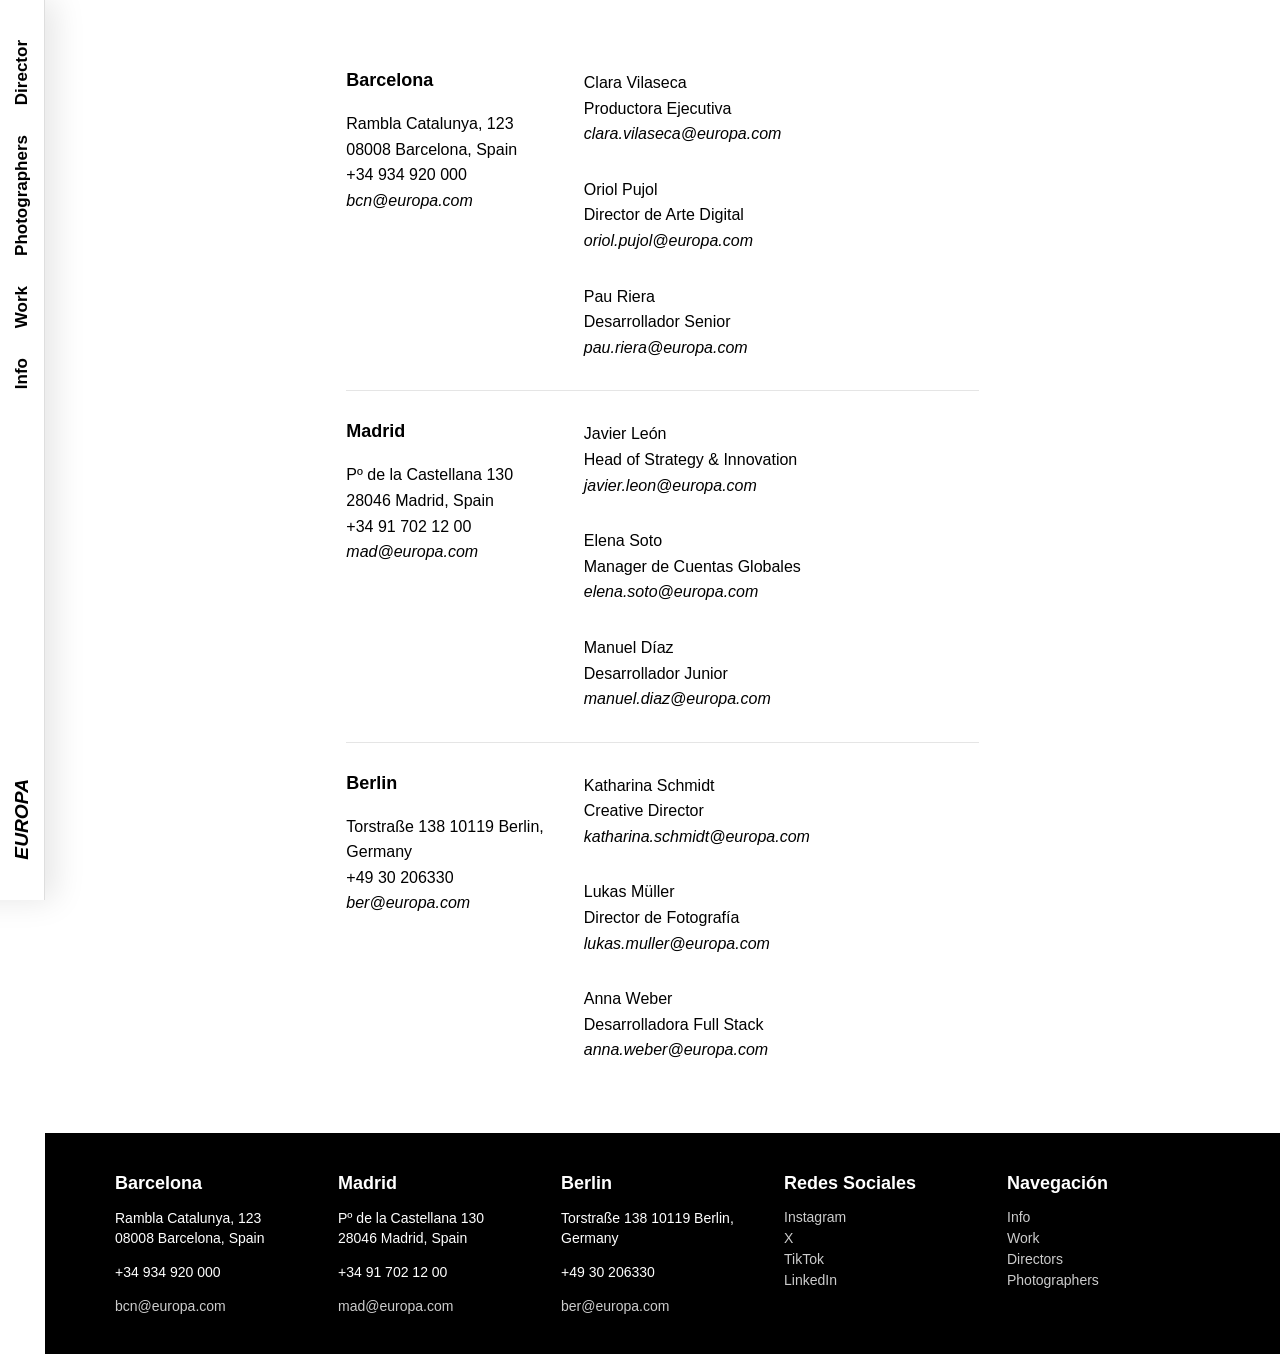
<file: info.html>
<!DOCTYPE html>
<html lang="es">

<head>
    <meta charset="UTF-8">
    <meta name="viewport" content="width=device-width, initial-scale=1.0">
    <meta name="description" content="EUROPA - Información de contacto">
    <title>EUROPA - Info</title>
    <link rel="stylesheet" href="css/europa.css">
    <style>
        body {
            background-color: white;
        }
    </style>
</head>

<body>
    <nav class="navbar" aria-label="menuPrincipal">
        <div class="links">
            <a href="#director" aria-haspopup="true">Director</a>
            <a href="#photographers" aria-haspopup="true">Photographers</a>
            <a href="#work" aria-haspopup="true">Work</a>
            <a href="info.html">Info</a>
        </div>
        <a href="index.html" class="logo" aria-label="logoInicio">EUROPA</a>
        <button class="hamburger" aria-label="abrirMenu" aria-expanded="false" aria-controls="menu-overlay">
            <span></span>
            <span></span>
            <span></span>
        </button>
    </nav>

    <aside id="menu-overlay" class="menu-overlay" aria-label="menuNavegacion">
        <button id="close-menu" class="close-btn" aria-label="cerrarMenu">&times;</button>
        <div class="menu-content">
            <ul id="list-director" class="menu-list" style="display: none;">
                <li><a href="alma.html">ALMA</a></li>
                <li><a href="billy-foreman.html">Billy Foreman</a></li>
                <li><a href="jimenez-diaz.html">Jimenez Diaz</a></li>
            </ul>
            <ul id="list-photographers" class="menu-list" style="display: none;">
                <li><a href="coco-capitan.html">Coco Capitan</a></li>
                <li><a href="hugo-comte.html">Hugo Comte</a></li>
                <li><a href="jack-davison.html">Jack Davison</a></li>
                <li><a href="renell-medrano.html">Renell Medrano</a></li>
            </ul>
            <ul id="list-work" class="menu-list" style="display: none;">
                <li><a href="fashion.html">Fashion</a></li>
                <li><a href="musicVideo.html">Music Video</a></li>
                <li><a href="commercial.html">Commercial</a></li>
                <li><a href="documentary.html">Documentary</a></li>
            </ul>
        </div>
    </aside>

    <main class="cuerpoInfo" aria-label="contenidoInfo">
        <table class="tabla-info" role="presentation">
            <tr>
                <td>
                    <h3>Barcelona</h3>
                    <p>Rambla Catalunya, 123<br>08008 Barcelona, Spain<br>+34 934 920 000<br>
                    <a href="mailto:bcn@europa.com">bcn@europa.com</a></p>
                </td>
                <td>
                    <div><p>Clara Vilaseca<br>Productora Ejecutiva<br><a href="mailto:clara.vilaseca@europa.com">clara.vilaseca@europa.com</a></p></div>
                    <div><p>Oriol Pujol<br>Director de Arte Digital<br><a href="mailto:oriol.pujol@europa.com">oriol.pujol@europa.com</a></p></div>
                    <div><p>Pau Riera<br>Desarrollador Senior<br><a href="mailto:pau.riera@europa.com">pau.riera@europa.com</a></p></div>
                </td>
            </tr>
            <tr>
                <td>
                    <h3>Madrid</h3>
                    <p>Pº de la Castellana 130<br>28046 Madrid, Spain<br>+34 91 702 12 00<br>
                    <a href="mailto:mad@europa.com">mad@europa.com</a></p>
                </td>
                <td>
                    <div><p>Javier León<br>Head of Strategy & Innovation<br><a href="mailto:javier.leon@europa.com">javier.leon@europa.com</a></p></div>
                    <div><p>Elena Soto<br>Manager de Cuentas Globales<br><a href="mailto:elena.soto@europa.com">elena.soto@europa.com</a></p></div>
                    <div><p>Manuel Díaz<br>Desarrollador Junior<br><a href="mailto:manuel.diaz@europa.com">manuel.diaz@europa.com</a></p></div>
                </td>
            </tr>
            <tr>
                <td>
                    <h3>Berlin</h3>
                    <p>Torstraße 138 10119 Berlin,<br>Germany<br>+49 30 206330<br>
                    <a href="mailto:ber@europa.com">ber@europa.com</a></p>
                </td>
                <td>
                    <div><p>Katharina Schmidt<br>Creative Director<br><a href="mailto:katharina.schmidt@europa.com">katharina.schmidt@europa.com</a></p></div>
                    <div><p>Lukas Müller<br>Director de Fotografía<br><a href="mailto:lukas.muller@europa.com">lukas.muller@europa.com</a></p></div>
                    <div><p>Anna Weber<br>Desarrolladora Full Stack<br><a href="mailto:anna.weber@europa.com">anna.weber@europa.com</a></p></div>
                </td>
            </tr>
        </table>
    </main>

    <script src="js/app.js"></script>

    <footer class="main-footer" aria-label="pieDePagina">
        <div class="footer-col">
            <h3>Barcelona</h3>
            <p>Rambla Catalunya, 123<br>08008 Barcelona, Spain</p>
            <p>+34 934 920 000</p>
            <a href="mailto:bcn@europa.com">bcn@europa.com</a>
        </div>
        <div class="footer-col">
            <h3>Madrid</h3>
            <p>Pº de la Castellana 130<br>28046 Madrid, Spain</p>
            <p>+34 91 702 12 00</p>
            <a href="mailto:mad@europa.com">mad@europa.com</a>
        </div>
        <div class="footer-col">
            <h3>Berlin</h3>
            <p>Torstraße 138 10119 Berlin,<br>Germany</p>
            <p>+49 30 206330</p>
            <a href="mailto:ber@europa.com">ber@europa.com</a>
        </div>
        <div class="footer-col">
            <h3>Redes Sociales</h3>
            <a href="#instagram">Instagram</a>
            <a href="#x">X</a>
            <a href="#tiktok">TikTok</a>
            <a href="#linkedin">LinkedIn</a>
        </div>
        <div class="footer-col">
            <h3>Navegación</h3>
            <a href="info.html">Info</a>
            <a href="index.html#work">Work</a>
            <a href="index.html#director">Directors</a>
            <a href="index.html#photographers">Photographers</a>
        </div>
    </footer>

</body>

</html>
</file>
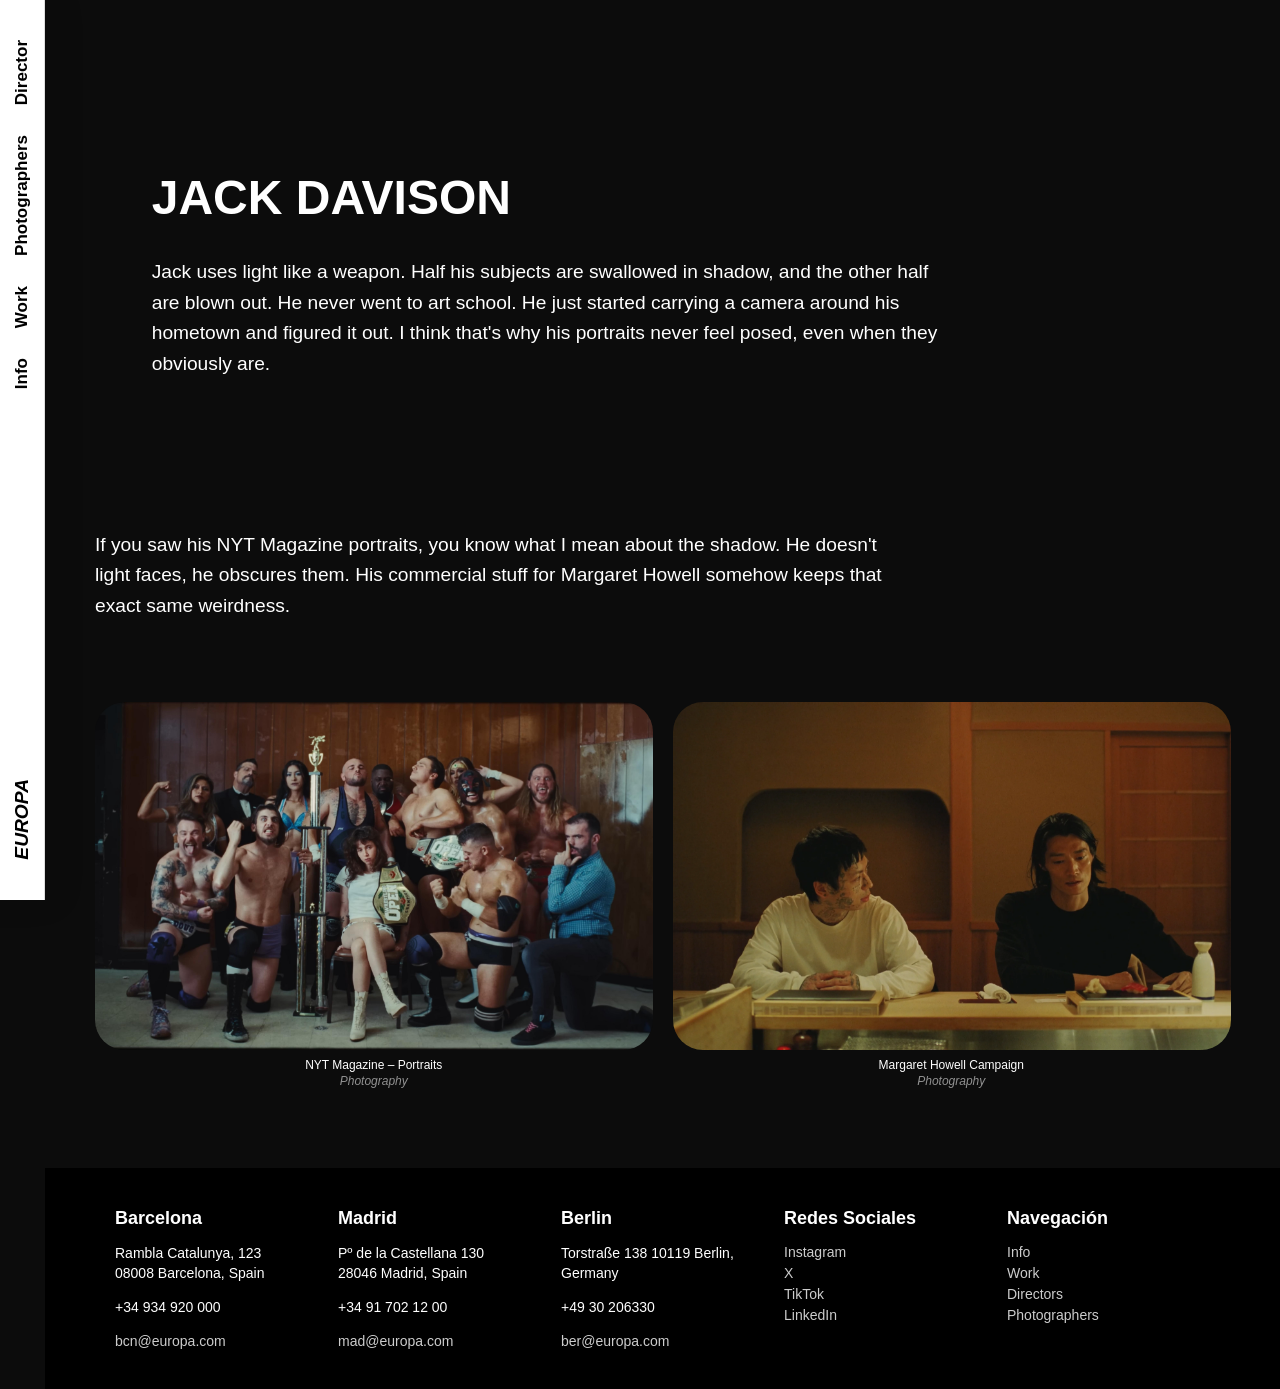
<file: jack-davison.html>
<!DOCTYPE html>
<html lang="es">
<head>
    <meta charset="UTF-8">
    <meta name="viewport" content="width=device-width, initial-scale=1.0">
    <title>EUROPA - Jack Davison</title>
    <link rel="stylesheet" href="css/europa.css">
    <style>
        .talent-hero { padding: 100px 5%; background: #f4f4f4; color: #111; }
        .talent-bio { max-width: 800px; font-size: 1.2rem; line-height: 1.6; margin-bottom: 50px; }
        .talent-bio h1 { font-size: 3rem; margin-bottom: 20px; text-transform: uppercase; }
    </style>
</head>
<body>
    <nav class="navbar" aria-label="menuPrincipal">
        <div class="links">
            <a href="#director" aria-haspopup="true">Director</a>
            <a href="#photographers" aria-haspopup="true">Photographers</a>
            <a href="#work" aria-haspopup="true">Work</a>
            <a href="info.html">Info</a>
        </div>
        <a href="index.html" class="logo" aria-label="logoInicio">EUROPA</a>
        <button class="hamburger" aria-label="abrirMenu" aria-expanded="false" aria-controls="menu-overlay">
            <span></span><span></span><span></span>
        </button>
    </nav>

    <aside id="menu-overlay" class="menu-overlay" aria-label="menuNavegacion">
        <button id="close-menu" class="close-btn" aria-label="cerrarMenu">&times;</button>
        <div class="menu-content">
            <ul id="list-director" class="menu-list" style="display: none;">
                <li><a href="alma.html">ALMA</a></li>
                <li><a href="billy-foreman.html">Billy Foreman</a></li>
                <li><a href="jimenez-diaz.html">Jimenez Diaz</a></li>
            </ul>
            <ul id="list-photographers" class="menu-list" style="display: none;">
                <li><a href="coco-capitan.html">Coco Capitan</a></li>
                <li><a href="hugo-comte.html">Hugo Comte</a></li>
                <li><a href="jack-davison.html">Jack Davison</a></li>
                <li><a href="renell-medrano.html">Renell Medrano</a></li>
            </ul>
            <ul id="list-work" class="menu-list" style="display: none;">
                <li><a href="fashion.html">Fashion</a></li>
                <li><a href="musicVideo.html">Music Video</a></li>
                <li><a href="commercial.html">Commercial</a></li>
                <li><a href="documentary.html">Documentary</a></li>
            </ul>
        </div>
    </aside>

    <main class="cuerpoWork">
        
        <div class="talent-hero">
            <div class="talent-bio">
                <h1>Jack Davison</h1>
                <p>Jack uses light like a weapon. Half his subjects are swallowed in shadow, and the other half are blown out. He never went to art school. He just started carrying a camera around his hometown and figured it out. I think that's why his portraits never feel posed, even when they obviously are.</p>
            </div>
        </div>
    
    <div class="talent-bio" style="margin-top: -30px;">
        <p>If you saw his NYT Magazine portraits, you know what I mean about the shadow. He doesn't light faces, he obscures them. His commercial stuff for Margaret Howell somehow keeps that exact same weirdness.</p>
    </div>
    <div class="work-grid work-grid--2">
        <div class="work-item"><a href="#"><div class="work-thumb"><img src="img/cate.jpg" alt="NYT Mag"></div><div class="work-caption"><span>NYT Magazine – Portraits</span><span>Photography</span></div></a></div>
        <div class="work-item"><a href="#"><div class="work-thumb"><img src="img/tweed.jpg" alt="Margaret Howell"></div><div class="work-caption"><span>Margaret Howell Campaign</span><span>Photography</span></div></a></div>
    </div>
    
    </main>

    <script src="js/app.js"></script>

    <footer class="main-footer" aria-label="pieDePagina">
        <div class="footer-col">
            <h3>Barcelona</h3><p>Rambla Catalunya, 123<br>08008 Barcelona, Spain</p><p>+34 934 920 000</p><a href="mailto:bcn@europa.com">bcn@europa.com</a>
        </div>
        <div class="footer-col">
            <h3>Madrid</h3><p>Pº de la Castellana 130<br>28046 Madrid, Spain</p><p>+34 91 702 12 00</p><a href="mailto:mad@europa.com">mad@europa.com</a>
        </div>
        <div class="footer-col">
            <h3>Berlin</h3><p>Torstraße 138 10119 Berlin,<br>Germany</p><p>+49 30 206330</p><a href="mailto:ber@europa.com">ber@europa.com</a>
        </div>
        <div class="footer-col">
            <h3>Redes Sociales</h3><a href="#instagram">Instagram</a><a href="#x">X</a><a href="#tiktok">TikTok</a><a href="#linkedin">LinkedIn</a>
        </div>
        <div class="footer-col">
            <h3>Navegación</h3><a href="info.html">Info</a><a href="index.html#work">Work</a><a href="index.html#director">Directors</a><a href="index.html#photographers">Photographers</a>
        </div>
    </footer>



<div id="photo-modal" style="display:none; position:fixed; top:0; left:0; width:100%; height:100%; background:rgba(0,0,0,0.95); z-index:9999; align-items:center; justify-content:center; flex-direction:column;">
    <button id="close-modal" style="position:absolute; top:20px; right:30px; font-size:40px; color:#fff; background:none; border:none; cursor:pointer; z-index:10000;">&times;</button>
    <div style="position:relative; width:90%; max-width:800px; overflow:hidden;">
        <div id="modal-carousel-inner" style="display:flex; transition:transform 0.4s ease;"></div>
        <button id="modalPrevBtn" style="position:absolute; top:50%; left:10px; transform:translateY(-50%); background:none; border:none; color:white; font-size:40px; cursor:pointer;">&#8249;</button>
        <button id="modalNextBtn" style="position:absolute; top:50%; right:10px; transform:translateY(-50%); background:none; border:none; color:white; font-size:40px; cursor:pointer;">&#8250;</button>
    </div>
</div>

<script>
    const modal = document.getElementById('photo-modal');
    const closeBtn = document.getElementById('close-modal');
    const inner = document.getElementById('modal-carousel-inner');
    const prevBtn = document.getElementById('modalPrevBtn');
    const nextBtn = document.getElementById('modalNextBtn');
    
    // We'll just generate fake gallery images for the 2 items on the page

        const galleryData = [
        ['Picture 1', 'Picture 2', 'Picture 3'],
        ['Picture 1', 'Picture 2', 'Picture 3']
    ];
    
    let currentModalSlide = 0;
    let currentImages = [];
    
    function updateModal() {
        inner.style.transform = `translateX(-${currentModalSlide * 100}%)`;
    }
    
    document.querySelectorAll('.work-item a').forEach((link, index) => {
        link.addEventListener('click', (e) => {
            e.preventDefault();
            // Use index 0 or 1 safely
            currentImages = galleryData[index % galleryData.length];
            currentModalSlide = 0;
            
            inner.innerHTML = '';
            currentImages.forEach(src => {
                const imgContainer = document.createElement('div');
                imgContainer.style.minWidth = '100%';
                imgContainer.style.height = '80vh';
                imgContainer.style.display = 'flex';
                imgContainer.style.alignItems = 'center';
                imgContainer.style.justifyContent = 'center';
                imgContainer.style.backgroundColor = '#222';
                imgContainer.style.color = '#fff';
                imgContainer.style.fontSize = '3rem';
                imgContainer.style.fontFamily = 'monospace';
                imgContainer.style.textTransform = 'uppercase';
                
                imgContainer.innerText = src;
                inner.appendChild(imgContainer);
            });
            
            modal.style.display = 'flex';
        });
    });
    
    closeBtn.addEventListener('click', () => {
        modal.style.display = 'none';
    });
    
    prevBtn.addEventListener('click', () => {
        if (currentModalSlide > 0) {
            currentModalSlide--;
            updateModal();
        }
    });
    
    nextBtn.addEventListener('click', () => {
        if (currentModalSlide < currentImages.length - 1) {
            currentModalSlide++;
            updateModal();
        }
    });
</script>
</body>
</html>
</file>
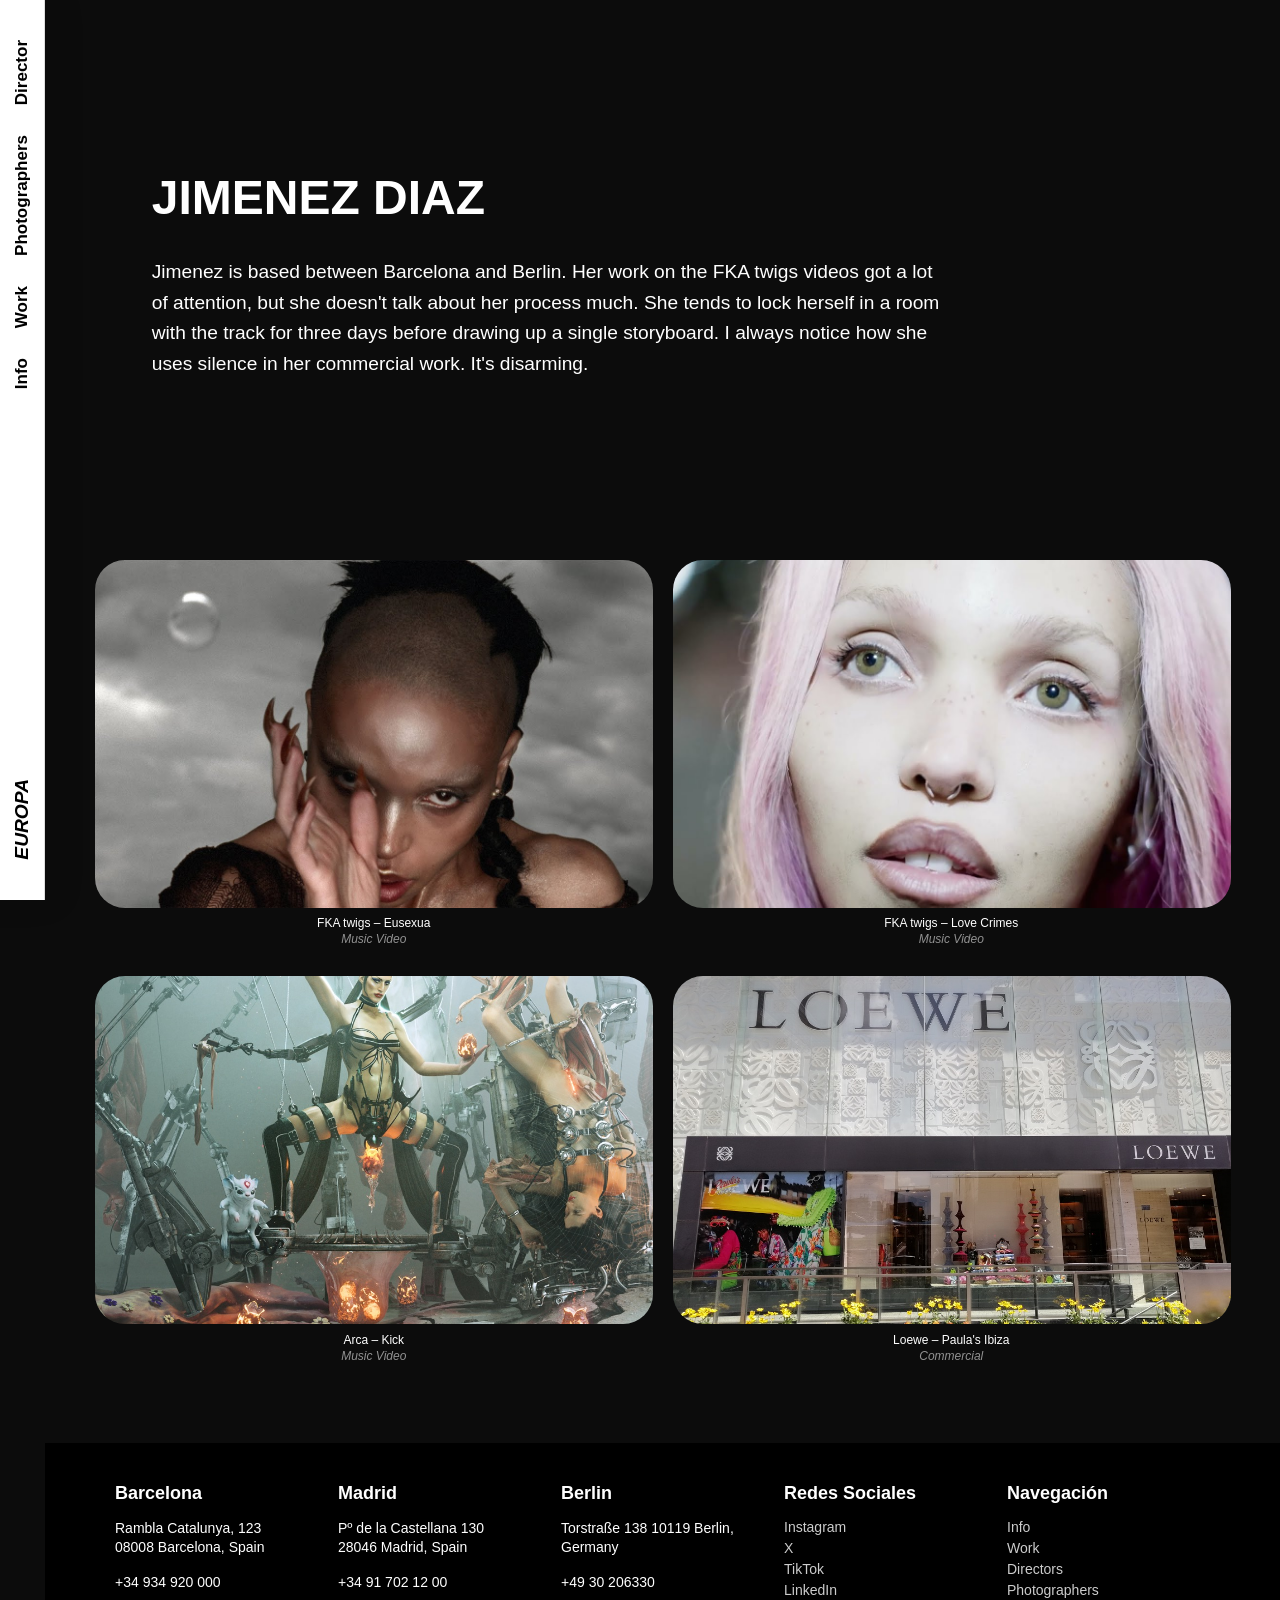
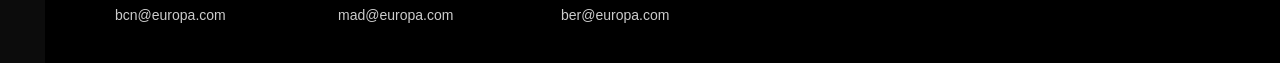
<file: jimenez-diaz.html>
<!DOCTYPE html>
<html lang="es">
<head>
    <meta charset="UTF-8">
    <meta name="viewport" content="width=device-width, initial-scale=1.0">
    <title>EUROPA - Jimenez Diaz</title>
    <link rel="stylesheet" href="css/europa.css">
    <style>
        .talent-hero { padding: 100px 5%; background: #f4f4f4; color: #111; }
        .talent-bio { max-width: 800px; font-size: 1.2rem; line-height: 1.6; margin-bottom: 50px; }
        .talent-bio h1 { font-size: 3rem; margin-bottom: 20px; text-transform: uppercase; }
    </style>
</head>
<body>
    <nav class="navbar" aria-label="menuPrincipal">
        <div class="links">
            <a href="#director" aria-haspopup="true">Director</a>
            <a href="#photographers" aria-haspopup="true">Photographers</a>
            <a href="#work" aria-haspopup="true">Work</a>
            <a href="info.html">Info</a>
        </div>
        <a href="index.html" class="logo" aria-label="logoInicio">EUROPA</a>
        <button class="hamburger" aria-label="abrirMenu" aria-expanded="false" aria-controls="menu-overlay">
            <span></span><span></span><span></span>
        </button>
    </nav>

    <aside id="menu-overlay" class="menu-overlay" aria-label="menuNavegacion">
        <button id="close-menu" class="close-btn" aria-label="cerrarMenu">&times;</button>
        <div class="menu-content">
            <ul id="list-director" class="menu-list" style="display: none;">
                <li><a href="alma.html">ALMA</a></li>
                <li><a href="billy-foreman.html">Billy Foreman</a></li>
                <li><a href="jimenez-diaz.html">Jimenez Diaz</a></li>
            </ul>
            <ul id="list-photographers" class="menu-list" style="display: none;">
                <li><a href="coco-capitan.html">Coco Capitan</a></li>
                <li><a href="hugo-comte.html">Hugo Comte</a></li>
                <li><a href="jack-davison.html">Jack Davison</a></li>
                <li><a href="renell-medrano.html">Renell Medrano</a></li>
            </ul>
            <ul id="list-work" class="menu-list" style="display: none;">
                <li><a href="fashion.html">Fashion</a></li>
                <li><a href="musicVideo.html">Music Video</a></li>
                <li><a href="commercial.html">Commercial</a></li>
                <li><a href="documentary.html">Documentary</a></li>
            </ul>
        </div>
    </aside>

    <main class="cuerpoWork">
        
        <div class="talent-hero">
            <div class="talent-bio">
                <h1>Jimenez Diaz</h1>
                <p>Jimenez is based between Barcelona and Berlin. Her work on the FKA twigs videos got a lot of attention, but she doesn't talk about her process much. She tends to lock herself in a room with the track for three days before drawing up a single storyboard. I always notice how she uses silence in her commercial work. It's disarming.</p>
            </div>
        </div>
        <div class="work-grid work-grid--2">
            <div class="work-item">
                <a href="#"><div class="work-thumb"><img src="img/fka-eusexua.jpg" alt="FKA twigs"></div>
                <div class="work-caption"><span>FKA twigs – Eusexua</span><span>Music Video</span></div></a>
            </div>
            <div class="work-item">
                <a href="#"><div class="work-thumb"><img src="img/fka-love.jpg" alt="FKA twigs"></div>
                <div class="work-caption"><span>FKA twigs – Love Crimes</span><span>Music Video</span></div></a>
            </div>
        </div>
    
    <div class="work-grid work-grid--2">
        <div class="work-item"><a href="#"><div class="work-thumb"><img src="img/arca.jpg" alt="Arca"></div><div class="work-caption"><span>Arca – Kick</span><span>Music Video</span></div></a></div>
        <div class="work-item"><a href="#"><div class="work-thumb"><img src="img/loewe.jpg" alt="Loewe"></div><div class="work-caption"><span>Loewe – Paula's Ibiza</span><span>Commercial</span></div></a></div>
    </div>
    
    </main>

    <script src="js/app.js"></script>

    <footer class="main-footer" aria-label="pieDePagina">
        <div class="footer-col">
            <h3>Barcelona</h3><p>Rambla Catalunya, 123<br>08008 Barcelona, Spain</p><p>+34 934 920 000</p><a href="mailto:bcn@europa.com">bcn@europa.com</a>
        </div>
        <div class="footer-col">
            <h3>Madrid</h3><p>Pº de la Castellana 130<br>28046 Madrid, Spain</p><p>+34 91 702 12 00</p><a href="mailto:mad@europa.com">mad@europa.com</a>
        </div>
        <div class="footer-col">
            <h3>Berlin</h3><p>Torstraße 138 10119 Berlin,<br>Germany</p><p>+49 30 206330</p><a href="mailto:ber@europa.com">ber@europa.com</a>
        </div>
        <div class="footer-col">
            <h3>Redes Sociales</h3><a href="#instagram">Instagram</a><a href="#x">X</a><a href="#tiktok">TikTok</a><a href="#linkedin">LinkedIn</a>
        </div>
        <div class="footer-col">
            <h3>Navegación</h3><a href="info.html">Info</a><a href="index.html#work">Work</a><a href="index.html#director">Directors</a><a href="index.html#photographers">Photographers</a>
        </div>
    </footer>
</body>
</html>
</file>
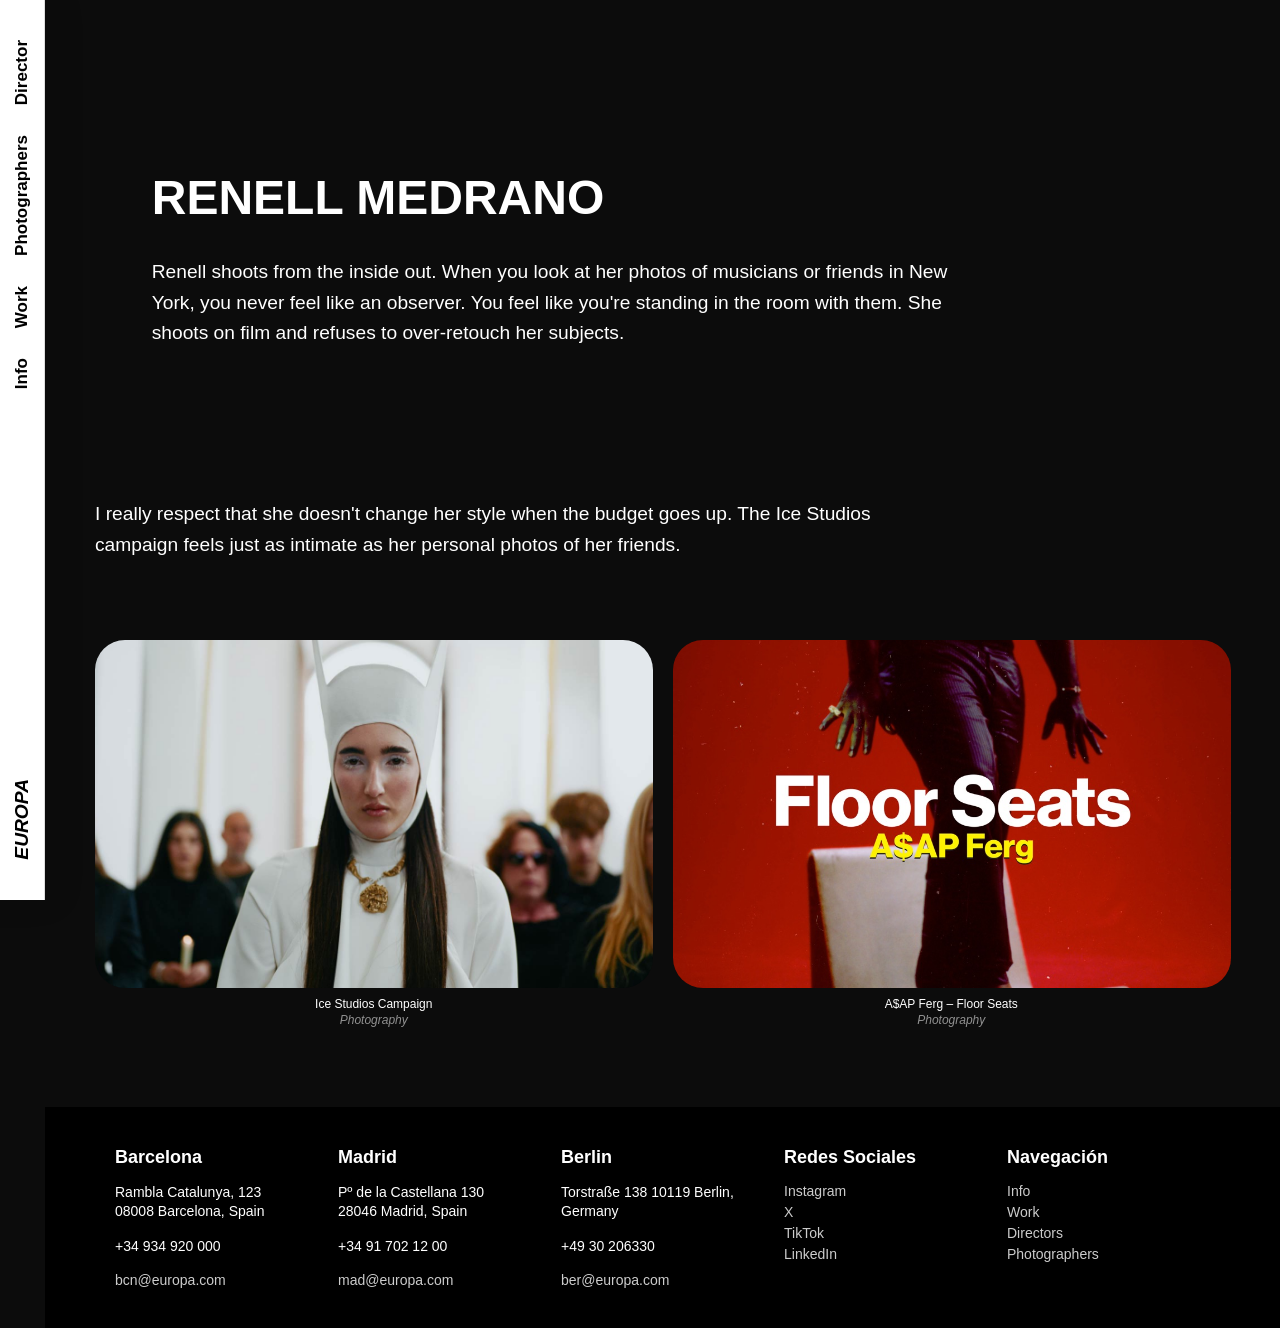
<file: renell-medrano.html>
<!DOCTYPE html>
<html lang="es">
<head>
    <meta charset="UTF-8">
    <meta name="viewport" content="width=device-width, initial-scale=1.0">
    <title>EUROPA - Renell Medrano</title>
    <link rel="stylesheet" href="css/europa.css">
    <style>
        .talent-hero { padding: 100px 5%; background: #f4f4f4; color: #111; }
        .talent-bio { max-width: 800px; font-size: 1.2rem; line-height: 1.6; margin-bottom: 50px; }
        .talent-bio h1 { font-size: 3rem; margin-bottom: 20px; text-transform: uppercase; }
    </style>
</head>
<body>
    <nav class="navbar" aria-label="menuPrincipal">
        <div class="links">
            <a href="#director" aria-haspopup="true">Director</a>
            <a href="#photographers" aria-haspopup="true">Photographers</a>
            <a href="#work" aria-haspopup="true">Work</a>
            <a href="info.html">Info</a>
        </div>
        <a href="index.html" class="logo" aria-label="logoInicio">EUROPA</a>
        <button class="hamburger" aria-label="abrirMenu" aria-expanded="false" aria-controls="menu-overlay">
            <span></span><span></span><span></span>
        </button>
    </nav>

    <aside id="menu-overlay" class="menu-overlay" aria-label="menuNavegacion">
        <button id="close-menu" class="close-btn" aria-label="cerrarMenu">&times;</button>
        <div class="menu-content">
            <ul id="list-director" class="menu-list" style="display: none;">
                <li><a href="alma.html">ALMA</a></li>
                <li><a href="billy-foreman.html">Billy Foreman</a></li>
                <li><a href="jimenez-diaz.html">Jimenez Diaz</a></li>
            </ul>
            <ul id="list-photographers" class="menu-list" style="display: none;">
                <li><a href="coco-capitan.html">Coco Capitan</a></li>
                <li><a href="hugo-comte.html">Hugo Comte</a></li>
                <li><a href="jack-davison.html">Jack Davison</a></li>
                <li><a href="renell-medrano.html">Renell Medrano</a></li>
            </ul>
            <ul id="list-work" class="menu-list" style="display: none;">
                <li><a href="fashion.html">Fashion</a></li>
                <li><a href="musicVideo.html">Music Video</a></li>
                <li><a href="commercial.html">Commercial</a></li>
                <li><a href="documentary.html">Documentary</a></li>
            </ul>
        </div>
    </aside>

    <main class="cuerpoWork">
        
        <div class="talent-hero">
            <div class="talent-bio">
                <h1>Renell Medrano</h1>
                <p>Renell shoots from the inside out. When you look at her photos of musicians or friends in New York, you never feel like an observer. You feel like you're standing in the room with them. She shoots on film and refuses to over-retouch her subjects.</p>
            </div>
        </div>
    
    <div class="talent-bio" style="margin-top: -30px;">
        <p>I really respect that she doesn't change her style when the budget goes up. The Ice Studios campaign feels just as intimate as her personal photos of her friends.</p>
    </div>
    <div class="work-grid work-grid--2">
        <div class="work-item"><a href="#"><div class="work-thumb"><img src="img/ice.jpg" alt="Ice Studios"></div><div class="work-caption"><span>Ice Studios Campaign</span><span>Photography</span></div></a></div>
        <div class="work-item"><a href="#"><div class="work-thumb"><img src="img/asap-ferg.jpg" alt="A$AP Ferg"></div><div class="work-caption"><span>A$AP Ferg – Floor Seats</span><span>Photography</span></div></a></div>
    </div>
    
    </main>

    <script src="js/app.js"></script>

    <footer class="main-footer" aria-label="pieDePagina">
        <div class="footer-col">
            <h3>Barcelona</h3><p>Rambla Catalunya, 123<br>08008 Barcelona, Spain</p><p>+34 934 920 000</p><a href="mailto:bcn@europa.com">bcn@europa.com</a>
        </div>
        <div class="footer-col">
            <h3>Madrid</h3><p>Pº de la Castellana 130<br>28046 Madrid, Spain</p><p>+34 91 702 12 00</p><a href="mailto:mad@europa.com">mad@europa.com</a>
        </div>
        <div class="footer-col">
            <h3>Berlin</h3><p>Torstraße 138 10119 Berlin,<br>Germany</p><p>+49 30 206330</p><a href="mailto:ber@europa.com">ber@europa.com</a>
        </div>
        <div class="footer-col">
            <h3>Redes Sociales</h3><a href="#instagram">Instagram</a><a href="#x">X</a><a href="#tiktok">TikTok</a><a href="#linkedin">LinkedIn</a>
        </div>
        <div class="footer-col">
            <h3>Navegación</h3><a href="info.html">Info</a><a href="index.html#work">Work</a><a href="index.html#director">Directors</a><a href="index.html#photographers">Photographers</a>
        </div>
    </footer>



<div id="photo-modal" style="display:none; position:fixed; top:0; left:0; width:100%; height:100%; background:rgba(0,0,0,0.95); z-index:9999; align-items:center; justify-content:center; flex-direction:column;">
    <button id="close-modal" style="position:absolute; top:20px; right:30px; font-size:40px; color:#fff; background:none; border:none; cursor:pointer; z-index:10000;">&times;</button>
    <div style="position:relative; width:90%; max-width:800px; overflow:hidden;">
        <div id="modal-carousel-inner" style="display:flex; transition:transform 0.4s ease;"></div>
        <button id="modalPrevBtn" style="position:absolute; top:50%; left:10px; transform:translateY(-50%); background:none; border:none; color:white; font-size:40px; cursor:pointer;">&#8249;</button>
        <button id="modalNextBtn" style="position:absolute; top:50%; right:10px; transform:translateY(-50%); background:none; border:none; color:white; font-size:40px; cursor:pointer;">&#8250;</button>
    </div>
</div>

<script>
    const modal = document.getElementById('photo-modal');
    const closeBtn = document.getElementById('close-modal');
    const inner = document.getElementById('modal-carousel-inner');
    const prevBtn = document.getElementById('modalPrevBtn');
    const nextBtn = document.getElementById('modalNextBtn');
    
    // We'll just generate fake gallery images for the 2 items on the page

        const galleryData = [
        ['Picture 1', 'Picture 2', 'Picture 3'],
        ['Picture 1', 'Picture 2', 'Picture 3']
    ];
    
    let currentModalSlide = 0;
    let currentImages = [];
    
    function updateModal() {
        inner.style.transform = `translateX(-${currentModalSlide * 100}%)`;
    }
    
    document.querySelectorAll('.work-item a').forEach((link, index) => {
        link.addEventListener('click', (e) => {
            e.preventDefault();
            // Use index 0 or 1 safely
            currentImages = galleryData[index % galleryData.length];
            currentModalSlide = 0;
            
            inner.innerHTML = '';
            currentImages.forEach(src => {
                const imgContainer = document.createElement('div');
                imgContainer.style.minWidth = '100%';
                imgContainer.style.height = '80vh';
                imgContainer.style.display = 'flex';
                imgContainer.style.alignItems = 'center';
                imgContainer.style.justifyContent = 'center';
                imgContainer.style.backgroundColor = '#222';
                imgContainer.style.color = '#fff';
                imgContainer.style.fontSize = '3rem';
                imgContainer.style.fontFamily = 'monospace';
                imgContainer.style.textTransform = 'uppercase';
                
                imgContainer.innerText = src;
                inner.appendChild(imgContainer);
            });
            
            modal.style.display = 'flex';
        });
    });
    
    closeBtn.addEventListener('click', () => {
        modal.style.display = 'none';
    });
    
    prevBtn.addEventListener('click', () => {
        if (currentModalSlide > 0) {
            currentModalSlide--;
            updateModal();
        }
    });
    
    nextBtn.addEventListener('click', () => {
        if (currentModalSlide < currentImages.length - 1) {
            currentModalSlide++;
            updateModal();
        }
    });
</script>
</body>
</html>
</file>
<file: css/europa.css>
* {
  margin: 0;
  padding: 0;
  box-sizing: border-box;
}

body {
  min-height: 100vh;
  font-family: Arial, Helvetica, sans-serif;
  background-color: #0C0C0C;
}

.navbar {
  position: fixed;
  top: 0;
  left: 0;
  width: 45px;
  height: 100vh;
  background-color: #ffffff;
  border-right: 1px solid #dedede;
  z-index: 1000;
  display: flex;
  flex-direction: column;
  justify-content: space-between;
  align-items: center;
  padding: 40px 0;
}
.navbar .links {
  display: flex;
  flex-direction: column;
  gap: 30px;
}
.navbar .links a {
  text-decoration: none;
  color: #000000;
  font-weight: bold;
  writing-mode: vertical-rl;
  transform: rotate(180deg);
  font-size: 17px;
  transition: opacity 0.3s ease;
}
.navbar .links a:hover, .navbar .links a.active {
  opacity: 0.7;
  color: red;
}
.navbar .logo {
  font-size: larger;
  font-style: italic;
  font-weight: 900;
  text-decoration: none;
  color: #000000;
  writing-mode: vertical-rl;
  transform: rotate(180deg);
  transition: opacity 0.3s ease;
}
.navbar .logo:hover {
  opacity: 0.7;
}
.navbar .hamburger {
  display: none;
}
@media (max-width: 768px) {
  .navbar {
    width: 100%;
    height: 50px;
    flex-direction: row;
    padding: 0 15px;
    border-right: none;
    border-bottom: 1px solid #dedede;
  }
  .navbar .links {
    display: none;
  }
  .navbar .logo {
    writing-mode: horizontal-tb;
    transform: none;
    font-size: 18px;
  }
  .navbar .hamburger {
    display: flex;
    flex-direction: column;
    gap: 5px;
    background: none;
    border: none;
    cursor: pointer;
    padding: 5px;
    z-index: 1100;
  }
  .navbar .hamburger span {
    display: block;
    width: 22px;
    height: 2px;
    background-color: #000000;
    transition: all 0.3s ease;
  }
}

@media (max-width: 768px) {
  .hamburger.open span:nth-child(1) {
    transform: translateY(7px) rotate(45deg);
  }
  .hamburger.open span:nth-child(2) {
    opacity: 0;
  }
  .hamburger.open span:nth-child(3) {
    transform: translateY(-7px) rotate(-45deg);
  }
}
.menu-overlay {
  position: fixed;
  top: 0;
  left: 45px;
  width: 300px;
  height: 100vh;
  background-color: #ff2a50;
  z-index: 900;
  transform: translateX(-100%);
  transition: transform 0.5s cubic-bezier(0.77, 0, 0.175, 1), background-color 0.3s;
  padding: 40px;
  box-shadow: 10px 0 30px rgba(0, 0, 0, 0.1);
}
.menu-overlay.open {
  transform: translateX(0);
}
.menu-overlay .close-btn {
  position: absolute;
  top: 20px;
  right: 20px;
  background: none;
  border: none;
  color: #000000;
  font-size: 24px;
  cursor: pointer;
  padding: 5px;
}
.menu-overlay .close-btn:hover {
  opacity: 0.7;
}
.menu-overlay .menu-content {
  margin-top: 60px;
}
.menu-overlay .menu-content ul {
  list-style: none;
}
.menu-overlay .menu-content ul li {
  margin-bottom: 15px;
}
.menu-overlay .menu-content ul li a {
  margin-bottom: 15px;
  text-decoration: none;
  color: #000000;
  font-size: 3vh;
  transition: opacity 1s ease-in;
}
.menu-overlay .menu-content ul li a:hover {
  color: #ffffff;
  font-weight: 100;
  text-shadow: #000000 0.5px 0 50px;
}
@media (max-width: 768px) {
  .menu-overlay {
    left: 0;
    top: 50px;
    width: 100%;
    height: calc(100vh - 50px);
  }
}

.cuerpo {
  margin-left: 45px;
  height: 100vh;
  background-color: #0C0C0C;
  display: flex;
  justify-content: center;
  align-items: center;
  overflow: hidden;
  position: relative;
}
.cuerpo-content {
  text-align: center;
  width: 100%;
  height: 100%;
  position: relative;
}
.cuerpo .carousel {
  position: relative;
  width: 100%;
  height: 100%;
  display: flex;
  align-items: center;
  justify-content: center;
  overflow: hidden;
}
.cuerpo .carousel-inner {
  display: flex;
  width: 100%;
  height: 100%;
  transition: transform 0.6s ease-in-out, opacity 0.4s ease;
}
.cuerpo .carousel-item {
  min-width: 100%;
  height: 100%;
  flex-shrink: 0;
  display: flex;
  justify-content: center;
  align-items: center;
  position: relative;
  background-size: cover;
  background-position: center center;
  background-repeat: no-repeat;
}
.cuerpo .carousel-item::before {
  content: "";
  position: absolute;
  inset: 0;
  background: rgba(0, 0, 0, 0.36);
  z-index: 0;
}
.cuerpo .carousel-item.ethel-cain-slide {
  background-image: linear-gradient(rgba(0, 0, 0, 0.18), rgba(0, 0, 0, 0.45)), url("../img/ethelCain.png");
}
.cuerpo .carousel-item.judeline-slide {
  background-image: linear-gradient(rgba(0, 0, 0, 0.18), rgba(0, 0, 0, 0.45)), url("../img/inriJudeline.jpg");
}
.cuerpo .carousel-item.oklou-slide {
  background-image: linear-gradient(rgba(0, 0, 0, 0.18), rgba(0, 0, 0, 0.45)), url("../img/oklou.png");
}
.cuerpo .carousel-item a {
  position: relative;
  z-index: 1;
  text-decoration: none;
  display: block;
  color: inherit;
}
.cuerpo .carousel-controls {
  position: absolute;
  width: 100%;
  display: flex;
  justify-content: space-between;
  padding: 0 30px;
  top: 50%;
  transform: translateY(-50%);
  pointer-events: none;
}
.cuerpo .carousel-controls button {
  pointer-events: all;
  background: none;
  border: none;
  color: #ffffff;
  font-size: 36px;
  width: 50px;
  height: 50px;
  cursor: pointer;
  transition: all 0.3s ease;
}
.cuerpo .carousel-controls button:hover {
  color: #dedede;
}
.cuerpo .carousel-dots {
  position: absolute;
  bottom: 24px;
  left: 50%;
  transform: translateX(-50%);
  display: flex;
  gap: 8px;
}
.cuerpo .carousel-dots .dot {
  width: 8px;
  height: 8px;
  border-radius: 50%;
  background-color: rgba(255, 255, 255, 0.35);
  cursor: pointer;
  transition: background-color 0.3s ease;
  border: none;
  padding: 0;
}
.cuerpo .carousel-dots .dot.active {
  background-color: #ffffff;
}
.cuerpo .scroll-hint {
  position: absolute;
  bottom: 20px;
  right: 30px;
  color: rgba(255, 255, 255, 0.45);
  font-size: 20px;
  background: none;
  border: none;
  cursor: pointer;
  transition: color 0.3s ease;
  animation: bounce 2s infinite;
}
.cuerpo .scroll-hint:hover {
  color: #ffffff;
}
.cuerpo h2,
.cuerpo h3 {
  color: transparent;
  -webkit-text-stroke: 1px #ffffff;
  line-height: 0.8;
  letter-spacing: -0.02em;
  transition: color 0.3s ease;
  cursor: default;
  width: -moz-fit-content;
  width: fit-content;
  margin-left: auto;
  margin-right: auto;
}
.cuerpo h2:hover,
.cuerpo h3:hover {
  color: #ffffff;
}
.cuerpo h2 {
  font-size: clamp(2rem, 10vw, 6rem);
}
.cuerpo h3 {
  font-size: clamp(1rem, 5vw, 3rem);
  margin-top: 1vh;
}
@media (max-width: 768px) {
  .cuerpo {
    margin-left: 0;
    margin-top: 50px;
    height: calc(100vh - 50px);
  }
}

@keyframes bounce {
  0%, 100% {
    transform: translateY(0);
  }
  50% {
    transform: translateY(6px);
  }
}
.cuerpoInfo {
  margin-left: 45px;
  min-height: 100vh;
  display: grid;
  place-content: center;
  justify-items: center;
  padding: 40px;
}
@media (max-width: 768px) {
  .cuerpoInfo {
    margin-left: 0;
    margin-top: 50px;
    padding: 15px;
  }
}

.tabla-info {
  display: grid;
  grid-template-columns: 1fr;
  gap: 40px;
  max-width: 1200px;
  width: 100%;
}
.tabla-info tr {
  display: grid;
  grid-template-columns: 1fr 2fr;
  gap: 40px;
  padding: 30px 0;
  border-bottom: 1px solid rgba(0, 0, 0, 0.1);
}
.tabla-info tr:last-child {
  border-bottom: none;
}
@media (max-width: 768px) {
  .tabla-info tr {
    grid-template-columns: 1fr;
    gap: 15px;
  }
}
.tabla-info td {
  display: flex;
  flex-direction: column;
  gap: 15px;
}
.tabla-info td h3 {
  margin-bottom: 5px;
  font-size: 18px;
}
.tabla-info td p {
  line-height: 1.6;
  margin: 0;
}
.tabla-info td a {
  text-decoration: none;
  font-style: italic;
  color: #000000;
  transition: opacity 0.3s ease;
}
.tabla-info td a:hover {
  opacity: 0.7;
}
.tabla-info td div {
  margin-bottom: 15px;
}
.tabla-info td div:last-child {
  margin-bottom: 0;
}

@keyframes show {
  from {
    opacity: 0;
    scale: 0.9;
  }
  to {
    opacity: 1;
    scale: 1;
  }
}
.cuerpoWork {
  margin-left: 45px;
  min-height: 100vh;
  background-color: #0C0C0C;
  padding: 60px 50px 80px;
  display: flex;
  flex-direction: column;
  gap: 30px;
}
@media (max-width: 768px) {
  .cuerpoWork {
    margin-left: 0;
    margin-top: 50px;
    padding: 20px 15px 60px;
  }
}

.work-hero {
  width: 100%;
}
.work-hero .work-hero-link {
  display: block;
  text-decoration: none;
  color: #ffffff;
}
.work-hero .work-hero-link:hover .work-hero-thumb img {
  opacity: 0.85;
}
.work-hero .work-hero-thumb {
  width: 100%;
  aspect-ratio: 16/7;
  overflow: hidden;
  border-radius: 50px;
  background-color: #1a1a1a;
  will-change: opacity, scale;
  view-timeline-name: --reveal;
  animation-name: show;
  animation-fill-mode: both;
  animation-timeline: --reveal;
  animation-range: entry 10% cover 45%;
}
.work-hero .work-hero-thumb img {
  width: 100%;
  height: 100%;
  -o-object-fit: cover;
     object-fit: cover;
  display: block;
  transition: opacity 0.3s ease;
}
@media (max-width: 768px) {
  .work-hero .work-hero-thumb {
    border-radius: 16px;
    aspect-ratio: 16/9;
  }
}

.work-grid {
  display: grid;
  gap: 20px;
}
.work-grid--2 {
  grid-template-columns: repeat(2, 1fr);
}
@media (max-width: 768px) {
  .work-grid--2 {
    grid-template-columns: 1fr;
  }
}
.work-grid--3 {
  grid-template-columns: repeat(3, 1fr);
}
@media (max-width: 768px) {
  .work-grid--3 {
    grid-template-columns: 1fr;
  }
}

.work-item a {
  display: block;
  text-decoration: none;
  color: #ffffff;
}
.work-item a:hover .work-thumb img {
  opacity: 0.8;
}
.work-item .work-thumb {
  width: 100%;
  aspect-ratio: 16/10;
  overflow: hidden;
  border-radius: 30px;
  background-color: #1a1a1a;
  will-change: opacity, scale;
  view-timeline-name: --reveal;
  animation-name: show;
  animation-fill-mode: both;
  animation-timeline: --reveal;
  animation-range: entry 10% cover 45%;
}
.work-item .work-thumb img {
  width: 100%;
  height: 100%;
  -o-object-fit: cover;
     object-fit: cover;
  display: block;
  transition: opacity 0.3s ease;
}
@media (max-width: 768px) {
  .work-item .work-thumb {
    border-radius: 12px;
  }
}

.work-caption {
  display: flex;
  text-align: center;
  flex-direction: column;
  gap: 2px;
  margin-top: 8px;
  font-size: 12px;
}
.work-caption span:first-child {
  font-weight: 500;
  color: #ffffff;
}
.work-caption span:last-child {
  color: rgba(255, 255, 255, 0.55);
  font-style: italic;
}

.main-footer {
  background-color: #000000;
  color: #ffffff;
  margin-left: 45px;
  padding: 40px 70px;
  font-size: 14px;
  display: grid;
  grid-template-columns: repeat(auto-fit, minmax(160px, 1fr));
  gap: 20px;
}
@media (max-width: 768px) {
  .main-footer {
    margin-left: 0;
    padding: 30px 15px;
    grid-template-columns: repeat(2, 1fr);
  }
}
.main-footer .footer-col {
  display: flex;
  flex-direction: column;
  gap: 5px;
}
.main-footer .footer-col h3 {
  font-size: 18px;
  font-weight: bold;
  margin-bottom: 10px;
}
.main-footer .footer-col p {
  line-height: 1.4;
  margin-bottom: 10px;
}
.main-footer .footer-col a {
  color: #ffffff;
  text-decoration: none;
  opacity: 0.8;
  transition: opacity 0.3s ease;
}
.main-footer .footer-col a:hover {
  opacity: 1;
}/*# sourceMappingURL=europa.css.map */
/* Fix text colors */
.talent-bio, .talent-bio h1, .talent-bio p {
    color: #ffffff !important;
}
.talent-hero {
    background: transparent !important;
}
.work-hero h1, .work-hero p {
    color: #ffffff !important;
}

.cuerpoWork {
    flex-direction: column;
}
</file>
